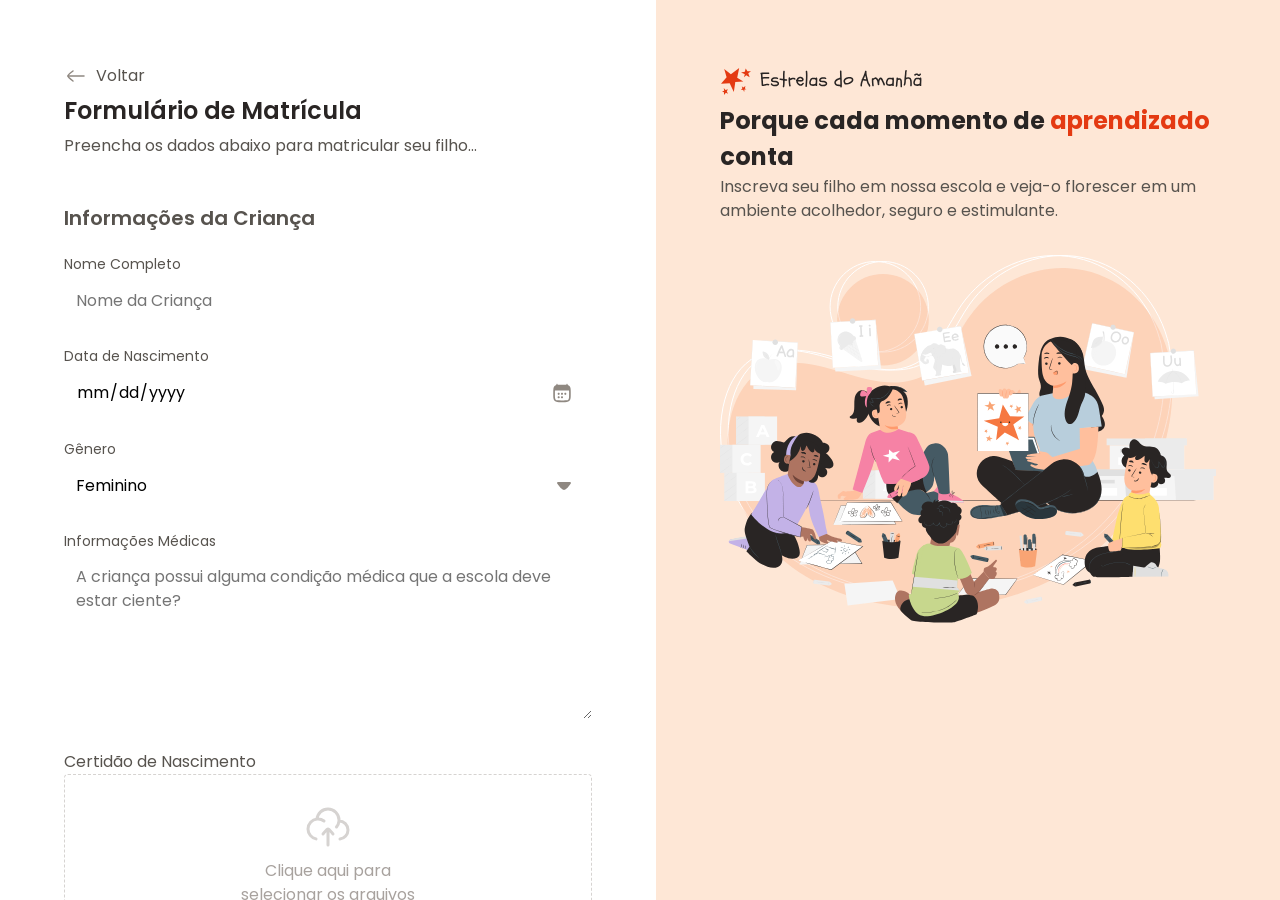
<file: FORMULARIO DE MATRICULA/index.html>
<!DOCTYPE html>
<html lang="pt-BR">
<head>
    <link rel="preconnect" href="https://fonts.googleapis.com">
    <link rel="preconnect" href="https://fonts.gstatic.com" crossorigin>
    <meta charset="UTF-8">
    <meta name="viewport" content="width=device-width, initial-scale=1.0">

    <link rel="stylesheet" href="styles/index.css">
    <link href="https://fonts.googleapis.com/css2?family=Alice&family=Archivo:ital,wght@0,100..900;1,100..900&family=Poppins:wght@400;700&family=Roboto+Condensed:ital,wght@0,100..900;1,100..900&family=Roboto:ital,wght@0,100..900;1,100..900&display=swap" rel="stylesheet">
    <title>Estrelas do Amanhã</title>

</head>
<body>
    <div id="app">
        <main>
            <div class="main-container">
                <div class="back">
                    <img src="assets/icons/arrow-left-02.svg" alt="Voltar">
                    <span>Voltar</span>
                </div>

                <div class="content">
                    <h1>Formulário de Matrícula</h1>
                    <p>Preencha os dados abaixo para matricular seu filho...</p>

                    <form method="post" enctype="multipart/form-data">
                        <fieldset class="child-info">
                            <legend>Informações da Criança</legend>

                            <div class="input-wrapper">
                                <label for="fullname">Nome Completo</label>
                                <input 
                                id="fullname"
                                type="text"
                                placeholder="Nome da Criança">
                            </div>

                            <div class="input-wrapper">
                                <label for="date">Data de Nascimento</label>
                                <input 
                                id="birth"
                                type="date"
                                lang="pt-BR">
                            </div>

                            <div class="select-wrapper">
                                <label for="gender">Gênero</label>
                                <select name="gender" id="gender">
                                    <option value="female">Feminino</option>
                                    <option value="male">Masculino</option>
                                    <option value="na">Prefiro não informar</option>
                                </select>
                            </div>
                            
                            <div class="textarea-wrapper">
                                <label for="medical-info">Informações Médicas</label>
                                <textarea id="medical-info" name="medical-info" 
                                cols="30" rows="6" placeholder="A criança possui alguma condição médica que a escola deve estar ciente?"></textarea>
                            </div>

                            <div class="droparea-wrapper">

                                <lable for="birth-file">Certidão de Nascimento</lable>

                                <div class="dropzone">
                                    <input type="file" id="birth-file" name="birth-file" accept=".pdf,.jpg,.png">
                                    
                                    <svg width="48" height="48" viewBox="0 0 48 48" fill="none" xmlns="http://www.w3.org/2000/svg">
                                    <path d="M34.9552 18.0221C34.97 18.022 34.985 18.022 35 18.022C39.9706 18.022 44 22.0588 44 27.0386C44 31.6796 40.5 35.5016 36 36M34.9552 18.0221C34.9848 17.6921 35 17.3579 35 17.0202C35 10.9339 30.0752 6 24 6C18.2465 6 13.5247 10.4253 13.0408 16.0638M34.9552 18.0221C34.7506 20.2952 33.8572 22.3692 32.4856 24.033M20.001 18.022C18.3295 16.7639 16.2516 16.0183 14 16.0183C13.6765 16.0183 13.3565 16.0337 13.0408 16.0638C7.96796 16.5475 4 20.8278 4 26.0366C4 30.8834 7.43552 34.9264 12 35.8546" stroke="#D6D3D1" stroke-width="3" stroke-linecap="round" stroke-linejoin="round"/>
                                    <path d="M24 26V42M24 26C22.5996 26 19.9831 29.9886 19 31M24 26C25.4004 26 28.017 29.9886 29 31" stroke="#D6D3D1" stroke-width="3" stroke-linecap="round" stroke-linejoin="round"/>
                                    </svg>


                                    <p>
                                    Clique aqui para <br>
                                    selecionar os arquivos
                                    </p>
                                </div>
                            </div>

                        </fieldset>

                        <fieldset class="address">
                            <legend>Endereço Residencial</legend>

                            <div class="input-wrapper">
                                <label for="cep">CEP</label>
                                <input type="text" id="cep" name="cep">
                            </div>

                            <!-- Rua e Número lado a lado -->
                            <div class="flex gap">
                                <div class="input-wrapper flex-2">
                                    <label for="street">Rua</label>
                                    <input type="text" id="street" name="street" value="Rua das Flores" disabled>
                                </div>
                                <div class="input-wrapper flex-1">
                                    <label for="number">Número</label>
                                    <input type="number" id="number" name="number" value="123" disabled>
                                </div>
                            </div>

                            <!-- Cidade e Estado lado a lado -->
                            <div class="flex gap">
                                <div class="input-wrapper flex-2">
                                    <label for="city">Cidade</label>
                                    <input type="text" id="city" name="city" value="São Paulo" disabled>
                                </div>
                                <div class="input-wrapper flex-1">
                                    <label for="estado">Estado</label>
                                    <input type="text" id="estado" name="estado" value="SP" disabled>
                                </div>
                            </div>
                        </fieldset>

                        <fieldset class="guardian">
                            <legend>Informações do Responsável</legend>
                            <div class="input-wrapper">
                                <label for="guardian-name">Nome Completo do Responsável</label>
                                <input type="text" id="guardian" name="guardian">
                                <small>Principal responsável legal e contato de emergência</small>
                            </div>

                            <div class="input-wrapper">
                                <label for="phone">Telefone</label>
                                <input type="tel" id="phone" name="phone" placeholder="(19) 9 8236-3323">
                            </div>

                            <div class="input-wrapper">
                                <label for="mail">Email</label>
                                <input type="mail" name="mail" required>
                                <div class="error">
                                    <img src="assets/icons/alert-circle.svg" alt="Icone de Alerta">
                                    <span>Por favor, insira um email válido</span>
                                </div>
                            </div>
                        </fieldset>

                        <fieldset class="enroll-options">
                            <legend>Opções de Matrícula</legend>

                            <!-- Turno -->
                            <div class="input-wrapper">
                                <label>Selecione o turno de estudo</label>
                                <div class="radio-wrapper">
                                    <div class="radio-inner">
                                        <input type="radio" class="radio" name="study-shift" value="morning" id="morning">
                                        <img src="assets/icons/sun-cloud-02.svg" alt="Manhã">
                                        <label for="morning">Manhã</label>
                                    </div>
                                    <div class="radio-inner">
                                        <input type="radio" class="radio" name="study-shift" value="evening" id="evening">
                                        <img src="assets/icons/sun-02.svg" alt="Tarde">
                                        <label for="evening">Tarde</label>
                                    </div>
                                </div>
                            </div>

                            <!-- Esporte -->
                            <div class="input-wrapper">
                                <label>Em qual esporte você gostaria de inscrever seu filho?</label>
                                <div class="radio-wrapper">
                                    <div class="radio-inner">
                                        <input type="radio" class="radio" name="sport" value="futebol" id="futebol">
                                        <img src="assets/icons/football.svg" alt="Futebol">
                                        <label for="futebol">Futebol</label>
                                    </div>
                                    <div class="radio-inner">
                                        <input type="radio" class="radio" name="sport" value="basquete" id="basquete">
                                        <img src="assets/icons/basketball-02.svg" alt="Basquete">
                                        <label for="basquete">Basquete</label>
                                    </div>
                                    <div class="radio-inner">
                                        <input type="radio" class="radio" name="sport" value="natacao" id="natacao">
                                        <img src="assets/icons/swimming.svg" alt="Natação">
                                        <label for="natacao">Natação</label>
                                    </div>
                                    <div class="radio-inner">
                                        <input type="radio" class="radio" name="sport" value="yoga" id="yoga">
                                        <img src="assets/icons/yoga-02.svg" alt="Yoga">
                                        <label for="yoga">Yoga</label>
                                    </div>
                                    <div class="radio-inner">
                                        <input type="radio" class="radio" name="sport" value="volley1" id="volley1">
                                        <img src="assets/icons/volleyball.svg" alt="Volley">
                                        <label for="volley1">Volley</label>
                                    </div>
                                    <div class="radio-inner">
                                        <input type="radio" class="radio" name="sport" value="volley2" id="volley2">
                                        <img src="assets/icons/boxing-glove-01.svg" alt="Volley">
                                        <label for="volley2">Box</label>
                                    </div>
                                </div>
                            </div>

                            <!-- Checkbox de termos -->
                            <div class="checkbox-wrapper">
                                <input type="checkbox" id="terms" name="terms" required>
                                <label for="terms">
                                    Declaro que li e concordo com os 
                                    <a href="#">Termos e Condições</a> e com a 
                                    <a href="#">Política de Privacidade</a> 
                                    da escola Estrela do Amanhã.
                                </label>
                            </div>

                            <!-- Botões -->
                            <div class="form-actions">
                                <button type="button" class="btn-secondary">Salvar respostas</button>
                                <button type="submit" class="btn-primary">Fazer matrícula</button>
                            </div>
                        </fieldset>
                    </form>
                </div>
            </div>
        </main>

        <aside>
            <div class="aside-container">
                <header>
                    <img src="assets/logo.svg" alt="Logo da escola">
                    <h1>Porque cada momento de <span>aprendizado</span> conta</h1>
                    <p>Inscreva seu filho em nossa escola e veja-o florescer em um ambiente acolhedor, seguro e estimulante.</p>
                </header>

                <img src="assets/Illustration.svg" alt="Ilustração de crianças brincando" class="illustration">
            </div>
        </aside>
    </div>
</body>
</html>
</file>
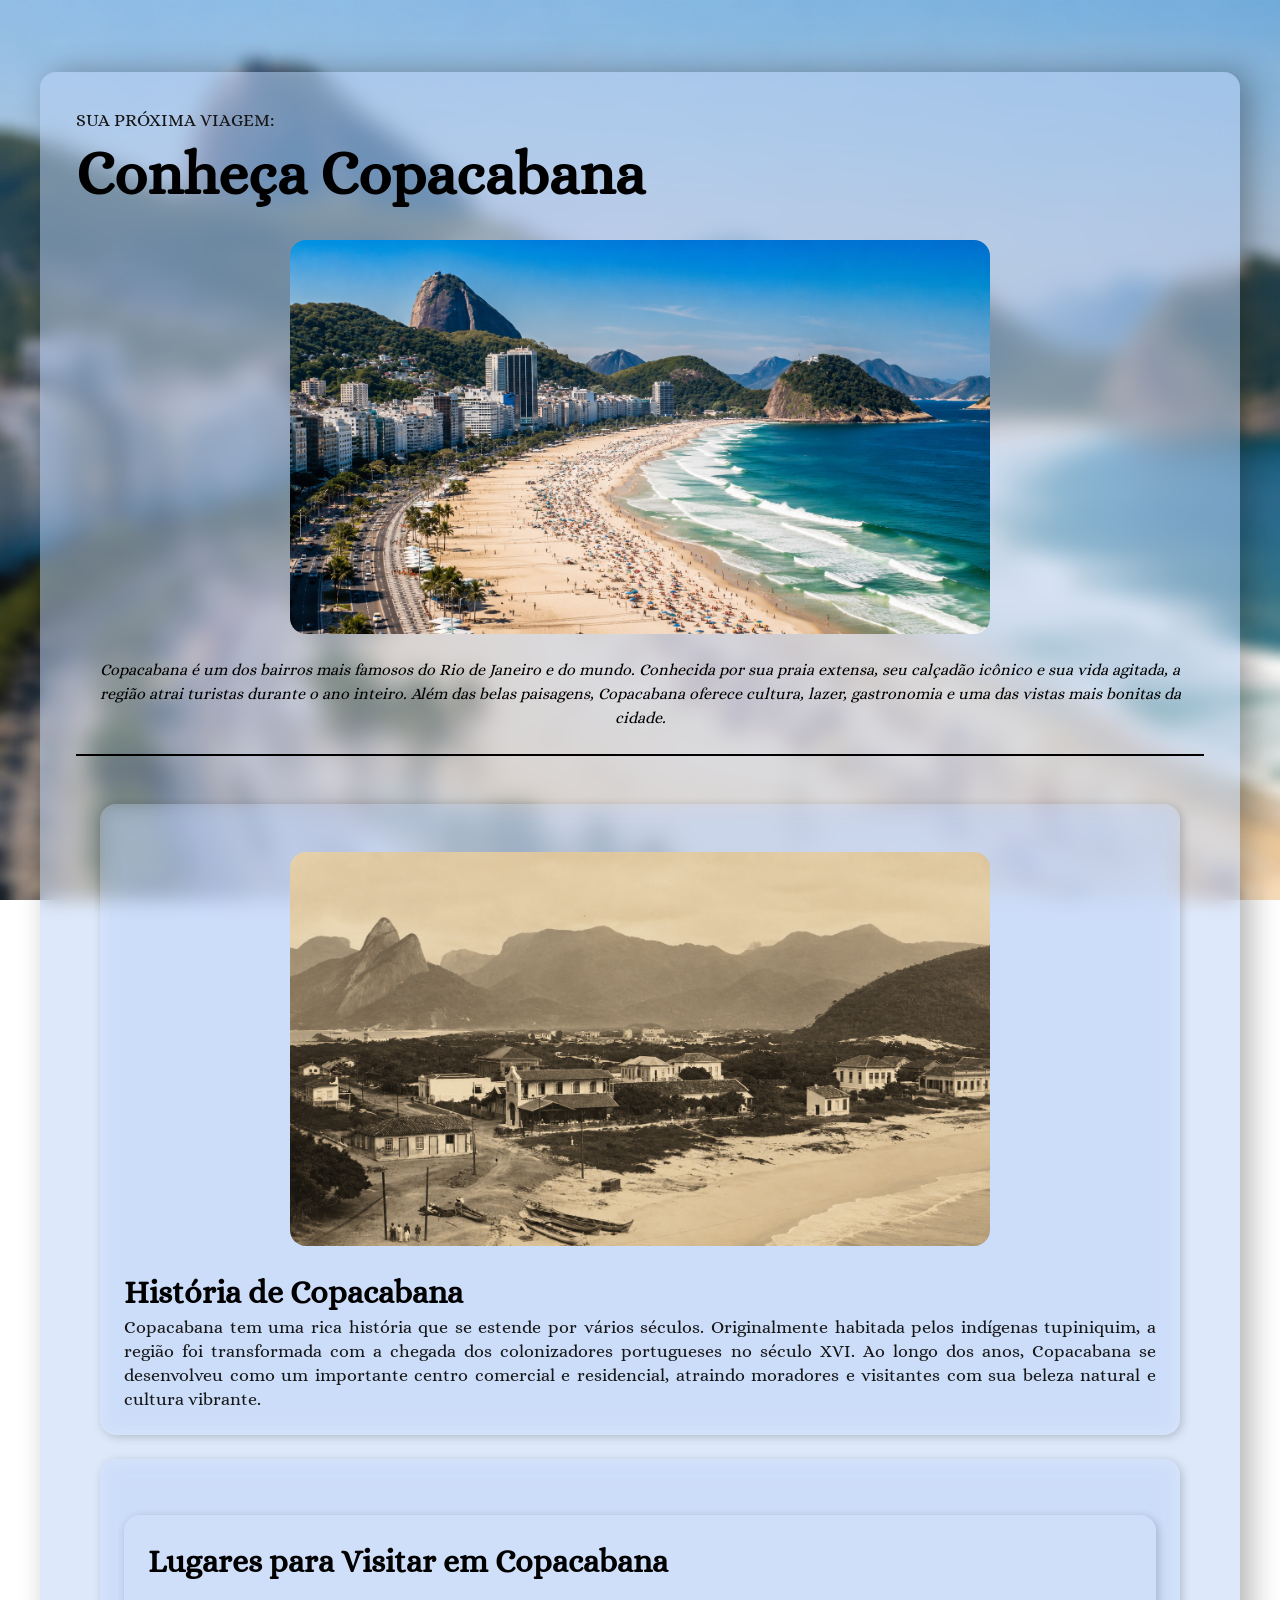
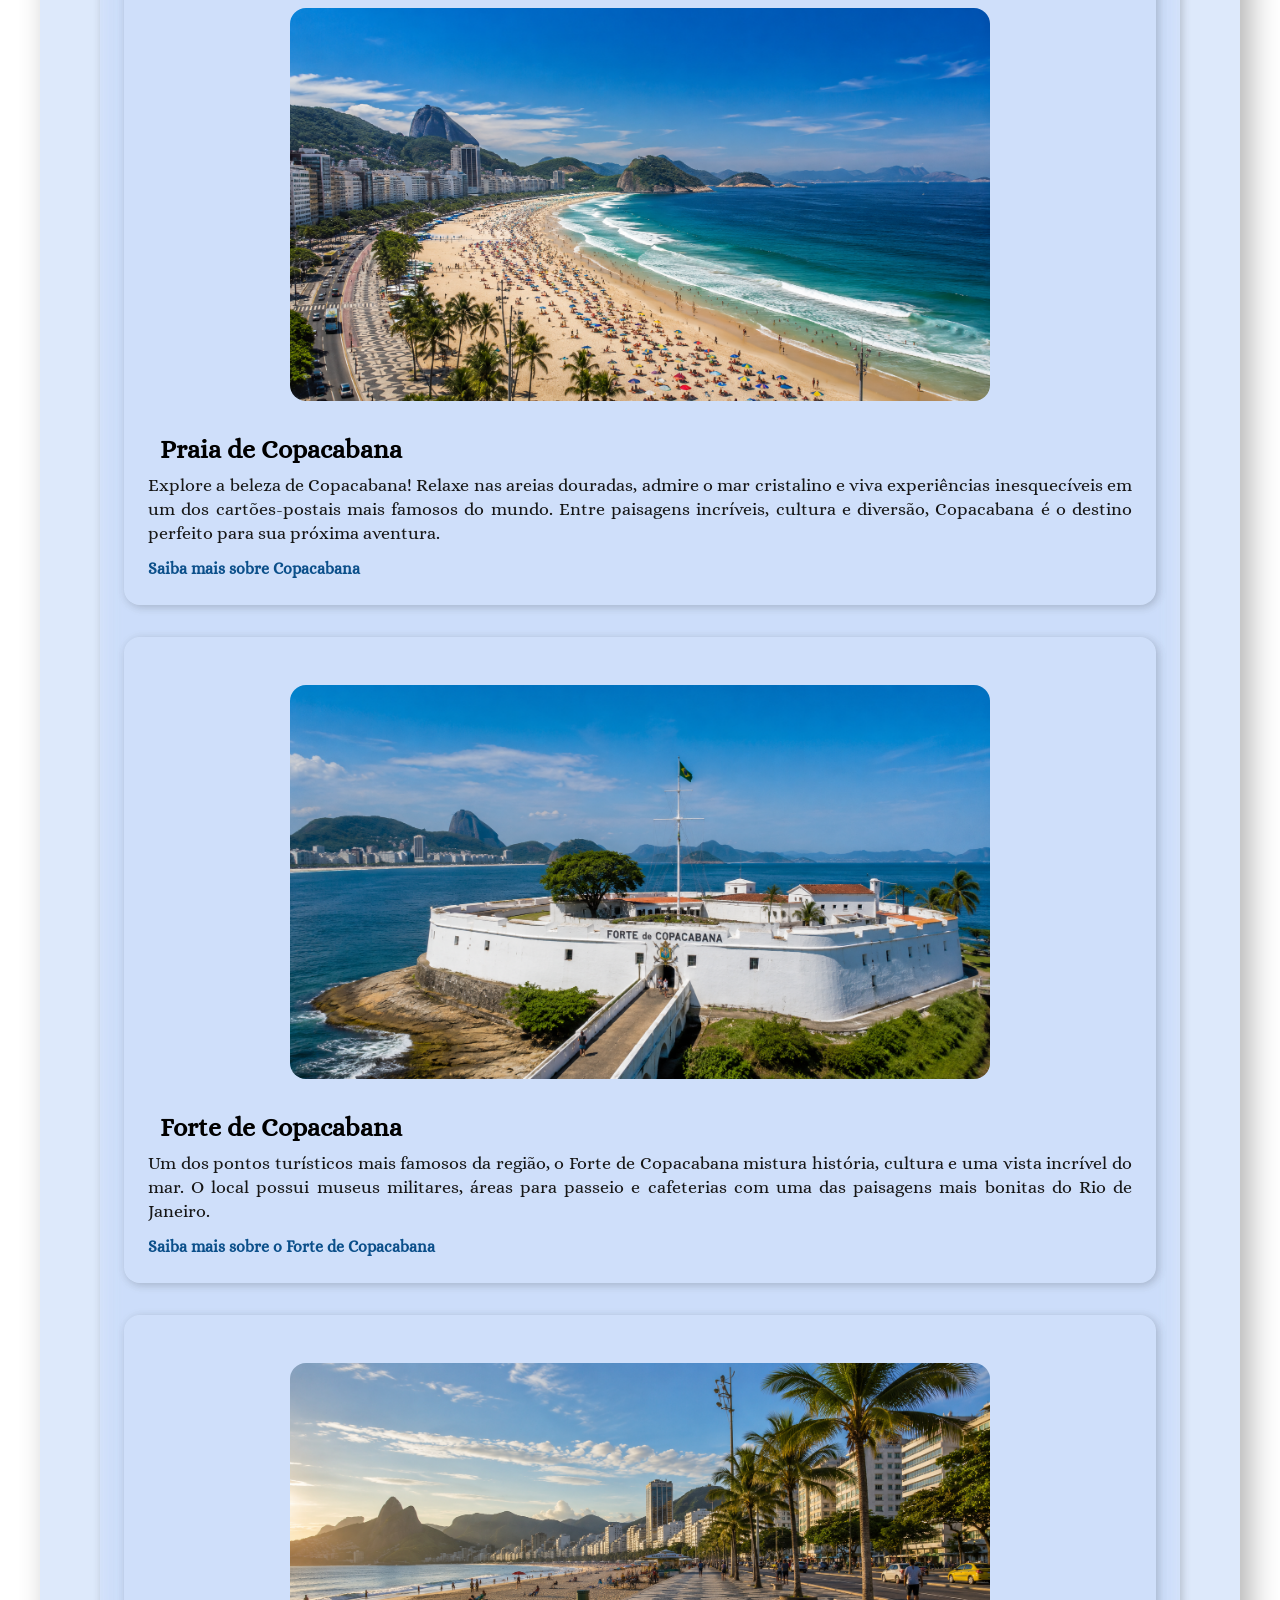
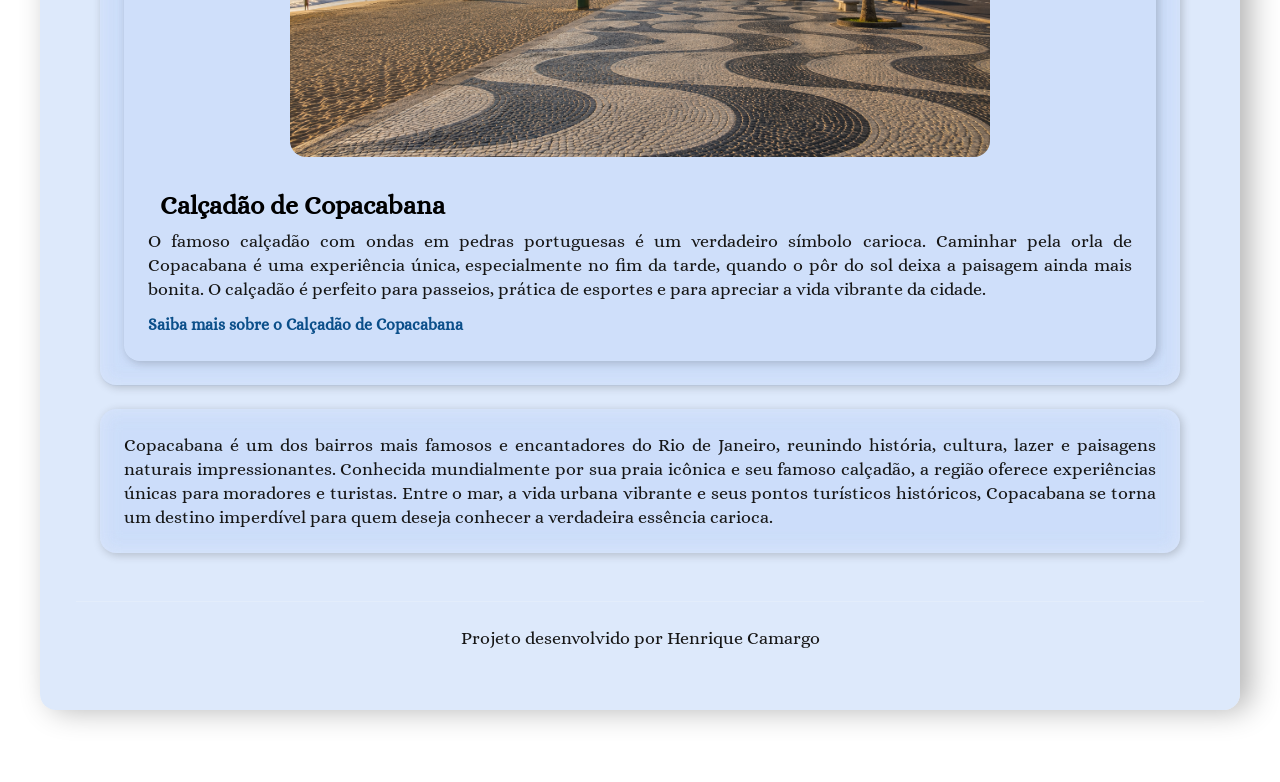
<file: LOCAL TURISTICO/index.html>
<!DOCTYPE html>
<html lang="pt-BR">
<head>
    <meta charset="UTF-8">
    <meta name="viewport" content="width=device-width, initial-scale=1.0">
    <link rel="stylesheet" href="style.css">
         <link rel="preconnect" href="https://fonts.googleapis.com">
        <link rel="preconnect" href="https://fonts.gstatic.com" crossorigin>
        <link href="https://fonts.googleapis.com/css2?family=Alice&display=swap" rel="stylesheet">
    <title>Local Turístico</title>
</head>
<body>
    <div id="page">
        <header>
            <figure>
            <p>SUA PRÓXIMA VIAGEM:</p>
            <h1>Conheça Copacabana</h1>
        <img src="praia.png" alt="Imagem de Copacabana, Rio de Janeiro">
            <figcaption>Copacabana é um dos bairros mais famosos do Rio de Janeiro e do mundo. Conhecida por sua praia extensa, seu calçadão icônico e sua vida agitada, a região atrai turistas durante o ano inteiro. Além das belas paisagens, Copacabana oferece cultura, lazer, gastronomia e uma das vistas mais bonitas da cidade.</figcaption>
            </figure>
        </header>
        <hr>
        <main>
            <section id="história">
                <img src="antigamente.png" alt="Copacabana antigamente">
                <h2>História de Copacabana</h2>
                <p>Copacabana tem uma rica história que se estende por vários séculos. Originalmente habitada pelos indígenas tupiniquim, a região foi transformada com a chegada dos colonizadores portugueses no século XVI. Ao longo dos anos, Copacabana se desenvolveu como um importante centro comercial e residencial, atraindo moradores e visitantes com sua beleza natural e cultura vibrante.</p>
            </section>
            <section id="lugares">
                <article>
                    <h2>Lugares para Visitar em Copacabana</h2>
                    <img src="lugar.png" alt="Praia de Copacabana">
                    <h3>Praia de Copacabana</h3>
                    <p>Explore a beleza de Copacabana! Relaxe nas areias douradas, admire o mar cristalino e viva experiências inesquecíveis em um dos cartões-postais mais famosos do mundo. Entre paisagens incríveis, cultura e diversão, Copacabana é o destino perfeito para sua próxima aventura.</p>
                    <a href="https://pt.wikipedia.org/wiki/Copacabana" target="_blank">Saiba mais sobre Copacabana</a>
                </article>
                
                <article>
                    <img src="forte.png" alt="Forte de Copacabana">
                    <h3>Forte de Copacabana</h3>
                    <p>Um dos pontos turísticos mais famosos da região, o Forte de Copacabana mistura história, cultura e uma vista incrível do mar. O local possui museus militares, áreas para passeio e cafeterias com uma das paisagens mais bonitas do Rio de Janeiro.</p>
                    <a href="https://pt.wikipedia.org/wiki/Forte_de_Copacabana" target="_blank">Saiba mais sobre o Forte de Copacabana</a>
                </article>

                <article>
                    <img src="calçadao.png" alt="Calçadao de Copacabana">
                    <h3>Calçadão de Copacabana</h3>
                    <p>O famoso calçadão com ondas em pedras portuguesas é um verdadeiro símbolo carioca. Caminhar pela orla de Copacabana é uma experiência única, especialmente no fim da tarde, quando o pôr do sol deixa a paisagem ainda mais bonita. O calçadão é perfeito para passeios, prática de esportes e para apreciar a vida vibrante da cidade.</p>
                    <a href="https://pt.wikipedia.org/wiki/Cal%C3%A7ad%C3%A3o_de_Copacabana" target="_blank">Saiba mais sobre o Calçadão de Copacabana</a>
                </article>
            </section>
            <section id="finalizacao">
                <p>Copacabana é um dos bairros mais famosos e encantadores do Rio de Janeiro, reunindo história, cultura, lazer e paisagens naturais impressionantes. Conhecida mundialmente por sua praia icônica e seu famoso calçadão, a região oferece experiências únicas para moradores e turistas. Entre o mar, a vida urbana vibrante e seus pontos turísticos históricos, Copacabana se torna um destino imperdível para quem deseja conhecer a verdadeira essência carioca.</p>
            </section>
        </main>
    <footer>
        <p>Projeto desenvolvido por Henrique Camargo</p>
    </footer>
    </div>

</body>
</html>
</file>
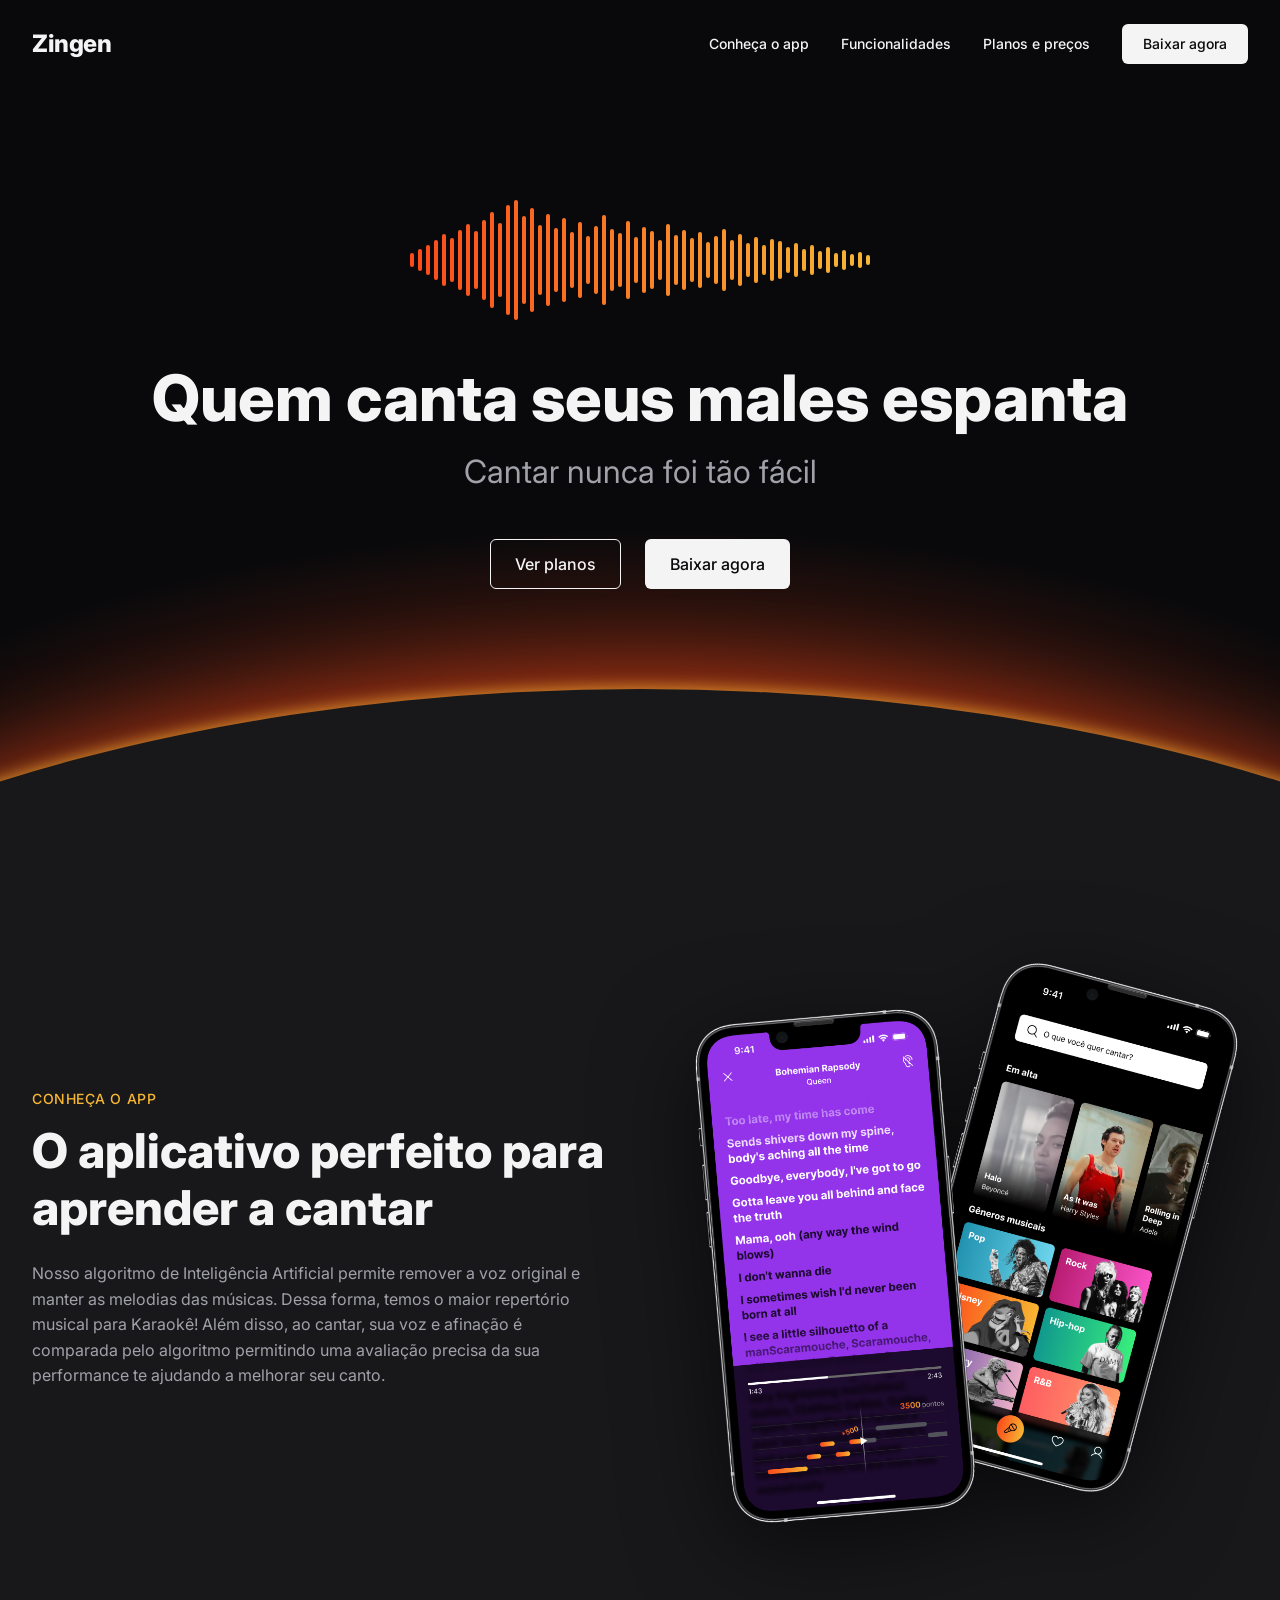
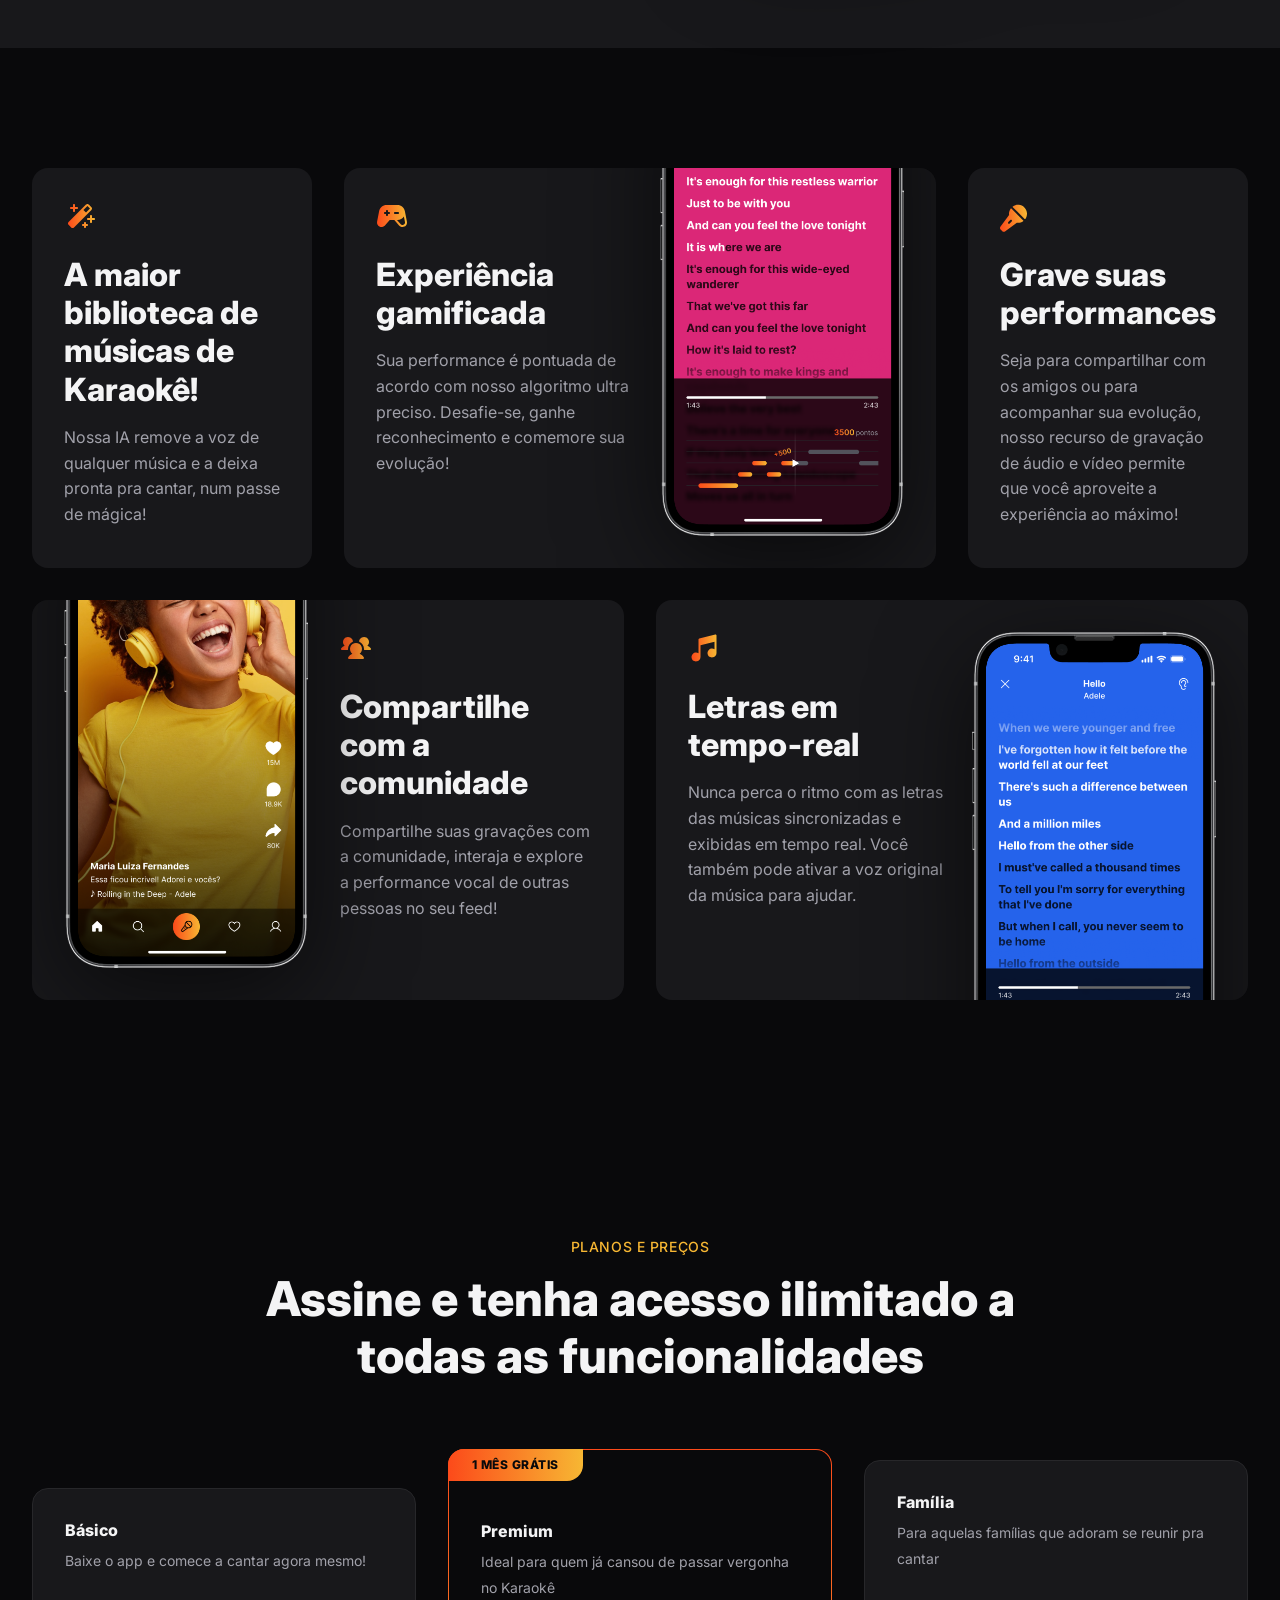
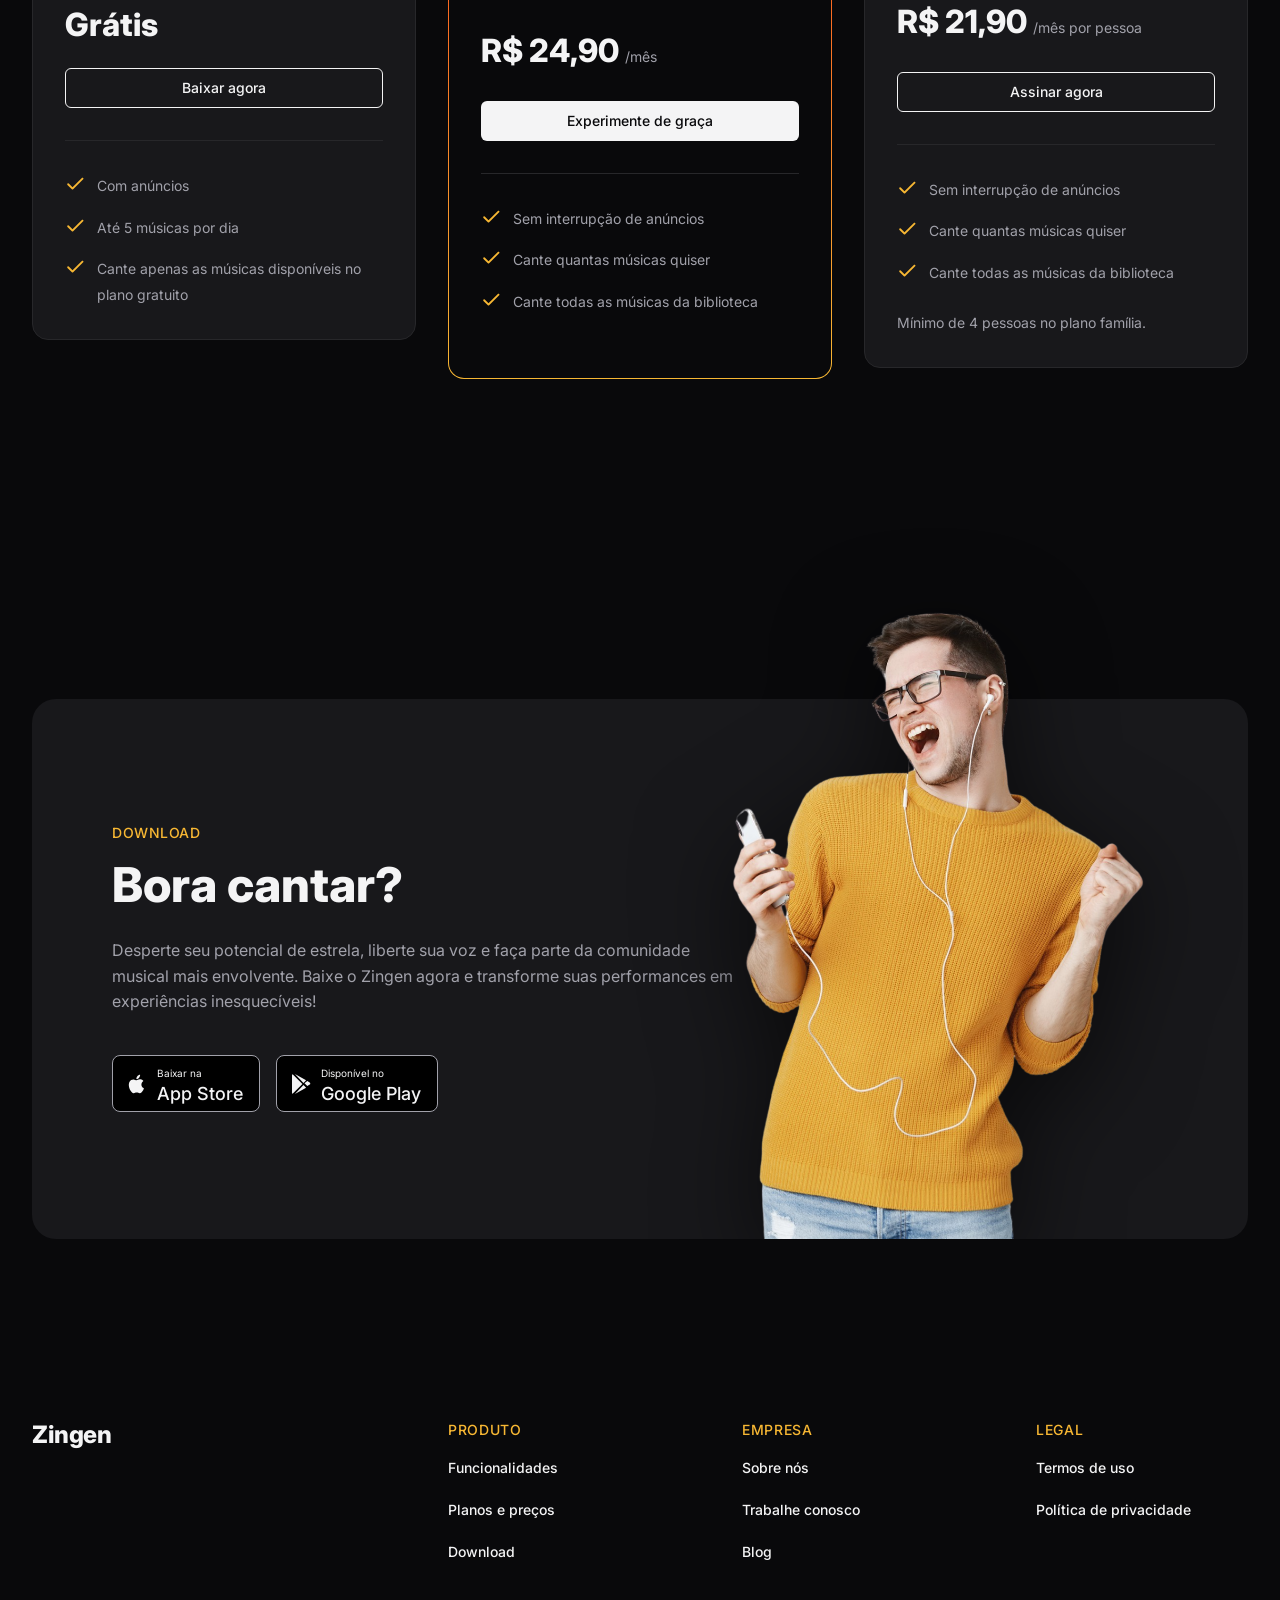
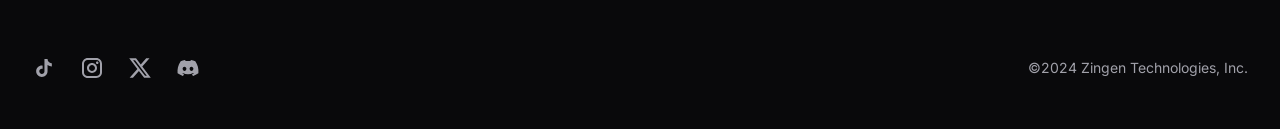
<file: LP PRODUTO/index.html>
<!DOCTYPE html>
<html lang="pt-BR">
<head>
  <meta charset="UTF-8">
  <meta name="viewport" content="width=device-width, initial-scale=1.0">
  <meta name="description" content="Zingen, o aplicativo de karaokê com inteligência artificial para aprender a cantar.">
  <title>Zingen | Quem canta seus males espanta</title>
  <link rel="stylesheet" href="css/global.css">
  <link rel="stylesheet" href="css/utility.css">
  <link rel="stylesheet" href="css/index.css">
  <link rel="stylesheet" href="css/header.css">
  <link rel="stylesheet" href="css/sections.css">
  <link rel="stylesheet" href="css/responsive.css">
</head>
<body>
  <header class="header">
    <div class="container header-content">
      <a href="#inicio" class="logo">Zingen</a>

      <nav class="nav" aria-label="Navegação principal">
        <ul class="nav-list">
          <li><a href="#app" class="nav-link">Conheça o app</a></li>
          <li><a href="#funcionalidades" class="nav-link">Funcionalidades</a></li>
          <li><a href="#planos" class="nav-link">Planos e preços</a></li>
        </ul>
        <a href="#download" class="btn btn-primary">Baixar agora</a>
      </nav>
    </div>
  </header>

  <main>
    <section class="hero" id="inicio">
      <div class="container hero-content">
        <img src="assets/waveform.svg" alt="" class="hero-wave" width="460" height="120">
        <h1>Quem canta seus males espanta</h1>
        <p class="hero-subtitle">Cantar nunca foi tão fácil</p>
        <div class="hero-actions">
          <a href="#planos" class="btn btn-secondary btn-lg">Ver planos</a>
          <a href="#download" class="btn btn-primary btn-lg">Baixar agora</a>
        </div>
      </div>
    </section>

    <section class="app section" id="app">
      <div class="container app-content">
        <div class="app-text">
          <span class="eyebrow">Conheça o app</span>
          <h2>O aplicativo perfeito para aprender a cantar</h2>
          <p class="text-secondary">Nosso algoritmo de Inteligência Artificial permite remover a voz original e manter as melodias das músicas. Dessa forma, temos o maior repertório musical para Karaokê! Além disso, ao cantar, sua voz e afinação é comparada pelo algoritmo permitindo uma avaliação precisa da sua performance te ajudando a melhorar seu canto.</p>
        </div>
        <img src="assets/App%20mockups.png" alt="Telas do app Zingen mostrando a letra de Bohemian Rhapsody e a busca de músicas" class="app-mockup" width="1088" height="1116">
      </div>
    </section>

    <section class="features section" id="funcionalidades" aria-label="Funcionalidades">
      <div class="container features-grid">
        <article class="feature-card feature-library">
          <img src="assets/MagicWand.svg" alt="" class="feature-icon" width="32" height="32">
          <h3>A maior biblioteca de músicas de Karaokê!</h3>
          <p class="text-secondary">Nossa IA remove a voz de qualquer música e a deixa pronta pra cantar, num passe de mágica!</p>
        </article>

        <article class="feature-card feature-game">
          <div class="feature-text">
            <img src="assets/GameController.svg" alt="" class="feature-icon" width="32" height="32">
            <h3>Experiência gamificada</h3>
            <p class="text-secondary">Sua performance é pontuada de acordo com nosso algoritmo ultra preciso. Desafie-se, ganhe reconhecimento e comemore sua evolução!</p>
          </div>
          <img src="assets/Tela%202.png" alt="Tela do app com a pontuação da performance" class="feature-phone" width="480" height="972">
        </article>

        <article class="feature-card feature-record">
          <img src="assets/MicrophoneStage.svg" alt="" class="feature-icon" width="32" height="32">
          <h3>Grave suas performances</h3>
          <p class="text-secondary">Seja para compartilhar com os amigos ou para acompanhar sua evolução, nosso recurso de gravação de áudio e vídeo permite que você aproveite a experiência ao máximo!</p>
        </article>

        <article class="feature-card feature-community">
          <img src="assets/Tela%201.png" alt="Feed da comunidade com a gravação de uma usuária" class="feature-phone" width="480" height="972">
          <div class="feature-text">
            <img src="assets/UsersThree.svg" alt="" class="feature-icon" width="32" height="32">
            <h3>Compartilhe com a comunidade</h3>
            <p class="text-secondary">Compartilhe suas gravações com a comunidade, interaja e explore a performance vocal de outras pessoas no seu feed!</p>
          </div>
        </article>

        <article class="feature-card feature-lyrics">
          <div class="feature-text">
            <img src="assets/MusicNotes.svg" alt="" class="feature-icon" width="32" height="32">
            <h3>Letras em tempo&#8209;real</h3>
            <p class="text-secondary">Nunca perca o ritmo com as letras das músicas sincronizadas e exibidas em tempo real. Você também pode ativar a voz original da música para ajudar.</p>
          </div>
          <img src="assets/Tela%203.png" alt="Tela do app com a letra sincronizada de Hello" class="feature-phone" width="480" height="972">
        </article>
      </div>
    </section>

    <section class="pricing section" id="planos">
      <div class="container">
        <header class="section-header">
          <span class="eyebrow">Planos e preços</span>
          <h2>Assine e tenha acesso ilimitado a todas as funcionalidades</h2>
        </header>

        <div class="pricing-grid">
          <article class="plan-card">
            <h3 class="plan-name">Básico</h3>
            <p class="plan-description">Baixe o app e comece a cantar agora mesmo!</p>
            <p class="plan-price">Grátis</p>
            <a href="#download" class="btn btn-secondary btn-block">Baixar agora</a>
            <ul class="plan-list">
              <li>Com anúncios</li>
              <li>Até 5 músicas por dia</li>
              <li>Cante apenas as músicas disponíveis no plano gratuito</li>
            </ul>
          </article>

          <article class="plan-card plan-featured">
            <span class="plan-badge">1 mês grátis</span>
            <h3 class="plan-name">Premium</h3>
            <p class="plan-description">Ideal para quem já cansou de passar vergonha no Karaokê</p>
            <p class="plan-price">R$ 24,90 <span class="plan-period">/mês</span></p>
            <a href="#download" class="btn btn-primary btn-block">Experimente de graça</a>
            <ul class="plan-list">
              <li>Sem interrupção de anúncios</li>
              <li>Cante quantas músicas quiser</li>
              <li>Cante todas as músicas da biblioteca</li>
            </ul>
          </article>

          <article class="plan-card">
            <h3 class="plan-name">Família</h3>
            <p class="plan-description">Para aquelas famílias que adoram se reunir pra cantar</p>
            <p class="plan-price">R$ 21,90 <span class="plan-period">/mês por pessoa</span></p>
            <a href="#download" class="btn btn-secondary btn-block">Assinar agora</a>
            <ul class="plan-list">
              <li>Sem interrupção de anúncios</li>
              <li>Cante quantas músicas quiser</li>
              <li>Cante todas as músicas da biblioteca</li>
            </ul>
            <p class="plan-note">Mínimo de 4 pessoas no plano família.</p>
          </article>
        </div>
      </div>
    </section>

    <section class="download section" id="download">
      <div class="container">
        <div class="download-card">
          <div class="download-text">
            <span class="eyebrow">Download</span>
            <h2>Bora cantar?</h2>
            <p class="text-secondary">Desperte seu potencial de estrela, liberte sua voz e faça parte da comunidade musical mais envolvente. Baixe o Zingen agora e transforme suas performances em experiências inesquecíveis!</p>
            <div class="store-buttons">
              <a href="https://www.apple.com/br/app-store/" class="store-button" target="_blank" rel="noopener">
                <img src="assets/apple.svg" alt="" width="24" height="24">
                <span><small>Baixar na</small> App Store</span>
              </a>
              <a href="https://play.google.com/store" class="store-button" target="_blank" rel="noopener">
                <img src="assets/google-play.svg" alt="" width="24" height="24">
                <span><small>Disponível no</small> Google Play</span>
              </a>
            </div>
          </div>
          <img src="assets/rapaz-ouvindo-musica-com-fones-de-ouvido-e-cantando-no-aplicativo-de-karaoke-removebg%201.png" alt="Rapaz com fones de ouvido cantando animado" class="download-image" width="932" height="1254">
        </div>
      </div>
    </section>
  </main>

  <footer class="footer">
    <div class="container">
      <div class="footer-top">
        <a href="#inicio" class="logo">Zingen</a>

        <nav class="footer-column" aria-label="Produto">
          <span class="eyebrow">Produto</span>
          <ul>
            <li><a href="#funcionalidades" class="nav-link">Funcionalidades</a></li>
            <li><a href="#planos" class="nav-link">Planos e preços</a></li>
            <li><a href="#download" class="nav-link">Download</a></li>
          </ul>
        </nav>

        <div class="footer-column">
          <span class="eyebrow">Empresa</span>
          <ul>
            <li>Sobre nós</li>
            <li>Trabalhe conosco</li>
            <li>Blog</li>
          </ul>
        </div>

        <div class="footer-column">
          <span class="eyebrow">Legal</span>
          <ul>
            <li>Termos de uso</li>
            <li>Política de privacidade</li>
          </ul>
        </div>
      </div>

      <div class="footer-bottom">
        <svg class="sr-only" aria-hidden="true" focusable="false"><defs><linearGradient id="brand-gradient" x1="0" y1="0" x2="1" y2="1"><stop offset="0" stop-color="#FC4A1A"/><stop offset="1" stop-color="#F7B733"/></linearGradient></defs></svg>
        <ul class="social-list">
          <li><a href="https://www.tiktok.com/" class="social-link" target="_blank" rel="noopener" aria-label="TikTok"><svg width="24" height="24" viewBox="0 0 24 24" aria-hidden="true"><path d="M16.6 5.82C15.9165 5.03962 15.5397 4.03743 15.54 3H12.45V15.4C12.4262 16.071 12.1429 16.7066 11.6598 17.1729C11.1767 17.6393 10.5315 17.8999 9.86003 17.9C8.44003 17.9 7.26003 16.74 7.26003 15.3C7.26003 13.58 8.92003 12.29 10.63 12.82V9.66C7.18003 9.2 4.16003 11.88 4.16003 15.3C4.16003 18.63 6.92003 21 9.85003 21C12.99 21 15.54 18.45 15.54 15.3V9.01C16.793 9.90985 18.2974 10.3926 19.84 10.39V7.3C19.84 7.3 17.96 7.39 16.6 5.82Z"/></svg></a></li>
          <li><a href="https://www.instagram.com/" class="social-link" target="_blank" rel="noopener" aria-label="Instagram"><svg width="24" height="24" viewBox="0 0 24 24" aria-hidden="true"><path d="M7.8 2H16.2C19.4 2 22 4.6 22 7.8V16.2C22 17.7383 21.3889 19.2135 20.3012 20.3012C19.2135 21.3889 17.7383 22 16.2 22H7.8C4.6 22 2 19.4 2 16.2V7.8C2 6.26174 2.61107 4.78649 3.69878 3.69878C4.78649 2.61107 6.26174 2 7.8 2ZM7.6 4C6.64522 4 5.72955 4.37928 5.05442 5.05442C4.37928 5.72955 4 6.64522 4 7.6V16.4C4 18.39 5.61 20 7.6 20H16.4C17.3548 20 18.2705 19.6207 18.9456 18.9456C19.6207 18.2705 20 17.3548 20 16.4V7.6C20 5.61 18.39 4 16.4 4H7.6ZM17.25 5.5C17.5815 5.5 17.8995 5.6317 18.1339 5.86612C18.3683 6.10054 18.5 6.41848 18.5 6.75C18.5 7.08152 18.3683 7.39946 18.1339 7.63388C17.8995 7.8683 17.5815 8 17.25 8C16.9185 8 16.6005 7.8683 16.3661 7.63388C16.1317 7.39946 16 7.08152 16 6.75C16 6.41848 16.1317 6.10054 16.3661 5.86612C16.6005 5.6317 16.9185 5.5 17.25 5.5ZM12 7C13.3261 7 14.5979 7.52678 15.5355 8.46447C16.4732 9.40215 17 10.6739 17 12C17 13.3261 16.4732 14.5979 15.5355 15.5355C14.5979 16.4732 13.3261 17 12 17C10.6739 17 9.40215 16.4732 8.46447 15.5355C7.52678 14.5979 7 13.3261 7 12C7 10.6739 7.52678 9.40215 8.46447 8.46447C9.40215 7.52678 10.6739 7 12 7ZM12 9C11.2044 9 10.4413 9.31607 9.87868 9.87868C9.31607 10.4413 9 11.2044 9 12C9 12.7956 9.31607 13.5587 9.87868 14.1213C10.4413 14.6839 11.2044 15 12 15C12.7956 15 13.5587 14.6839 14.1213 14.1213C14.6839 13.5587 15 12.7956 15 12C15 11.2044 14.6839 10.4413 14.1213 9.87868C13.5587 9.31607 12.7956 9 12 9Z"/></svg></a></li>
          <li><a href="https://x.com/" class="social-link" target="_blank" rel="noopener" aria-label="X"><svg width="24" height="24" viewBox="0 0 24 24" aria-hidden="true"><path d="M18.205 2.25H21.513L14.286 10.51L22.788 21.75H16.13L10.916 14.933L4.94997 21.75H1.63997L9.36997 12.915L1.21497 2.25H8.03997L12.753 8.481L18.205 2.25ZM17.044 19.77H18.877L7.04497 4.126H5.07797L17.044 19.77Z"/></svg></a></li>
          <li><a href="https://discord.com/" class="social-link" target="_blank" rel="noopener" aria-label="Discord"><svg width="24" height="24" viewBox="0 0 24 24" aria-hidden="true"><path d="M19.27 5.33005C17.94 4.71005 16.5 4.26005 15 4.00005C14.9868 3.99963 14.9738 4.00209 14.9617 4.00728C14.9496 4.01246 14.9388 4.02023 14.93 4.03005C14.75 4.36005 14.54 4.79005 14.4 5.12005C12.809 4.88005 11.191 4.88005 9.6 5.12005C9.46 4.78005 9.25 4.36005 9.06 4.03005C9.05 4.01005 9.02 4.00005 8.99 4.00005C7.49 4.26005 6.06 4.71005 4.72 5.33005C4.71 5.33005 4.7 5.34005 4.69 5.35005C1.97 9.42005 1.22 13.38 1.59 17.3C1.59 17.32 1.6 17.34 1.62 17.35C3.42 18.67 5.15 19.47 6.86 20C6.89 20.01 6.91999 20 6.93 19.98C7.33 19.43 7.69 18.85 8 18.24C8.02 18.2 8 18.16 7.96 18.15C7.39 17.93 6.85 17.67 6.32 17.37C6.28 17.35 6.27999 17.29 6.31 17.26C6.42 17.18 6.52999 17.09 6.64 17.01C6.66 16.99 6.69 16.99 6.71 17C10.15 18.57 13.86 18.57 17.26 17C17.28 16.99 17.31 16.99 17.33 17.01C17.44 17.1 17.55 17.18 17.66 17.27C17.7 17.3 17.7 17.36 17.65 17.38C17.13 17.69 16.58 17.94 16.01 18.16C15.97 18.17 15.96 18.22 15.97 18.25C16.29 18.86 16.65 19.44 17.04 19.99C17.07 20 17.1 20.01 17.13 20C18.85 19.47 20.58 18.67 22.38 17.35C22.4 17.34 22.41 17.32 22.41 17.3C22.85 12.77 21.68 8.84005 19.31 5.35005C19.3 5.34005 19.29 5.33005 19.27 5.33005ZM8.52 14.91C7.49 14.91 6.63 13.96 6.63 12.79C6.63 11.62 7.47 10.67 8.52 10.67C9.58 10.67 10.42 11.63 10.41 12.79C10.41 13.96 9.57 14.91 8.52 14.91ZM15.49 14.91C14.46 14.91 13.6 13.96 13.6 12.79C13.6 11.62 14.44 10.67 15.49 10.67C16.55 10.67 17.39 11.63 17.38 12.79C17.38 13.96 16.55 14.91 15.49 14.91Z"/></svg></a></li>
        </ul>
        <p class="copyright">©2024 Zingen Technologies, Inc.</p>
      </div>
    </div>
  </footer>
</body>
</html>
</file>
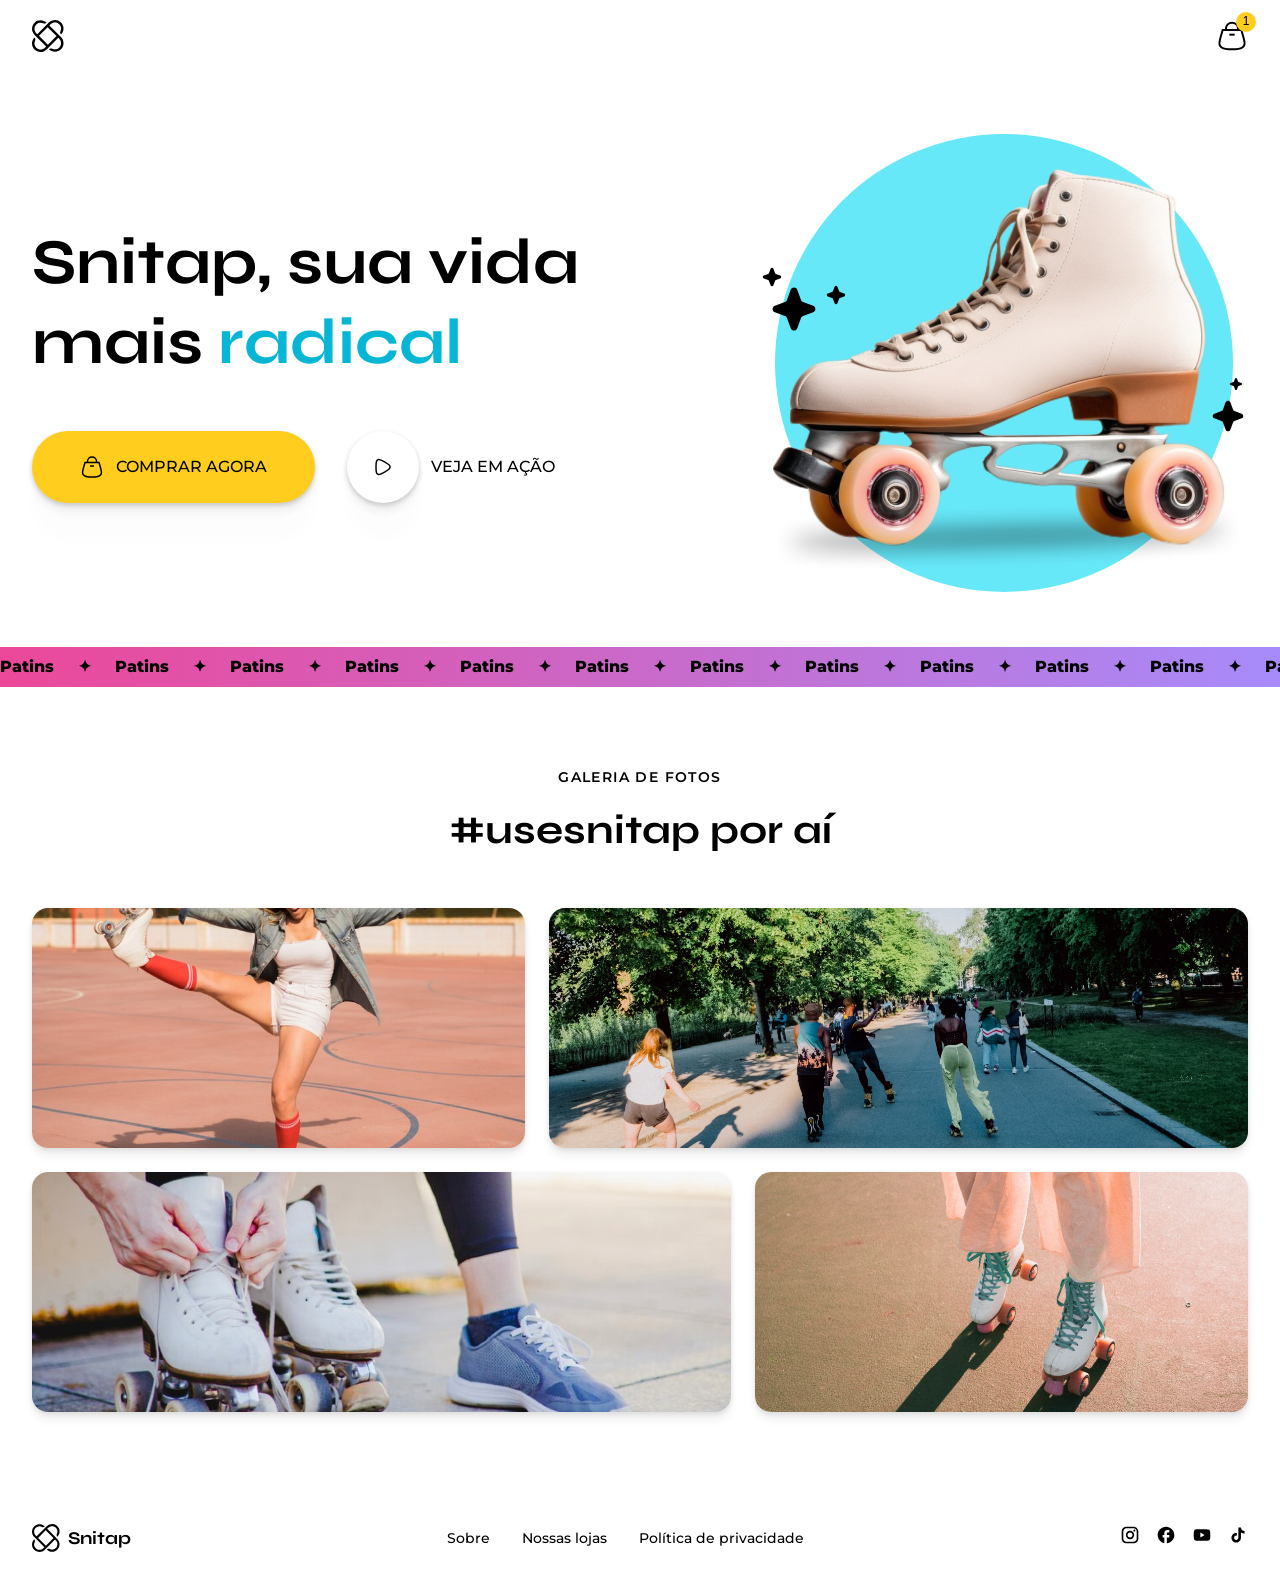
<file: LP-PATINS/index.html>
<!DOCTYPE html>
<html lang="pt-BR">
<head>
    <link rel="preconnect" href="https://fonts.googleapis.com">
    <link rel="preconnect" href="https://fonts.gstatic.com" crossorigin>
    <link href="https://fonts.googleapis.com/css2?family=Montserrat:wght@500&family=Syne:wght@700&display=swap" rel="stylesheet">
    
    <meta charset="UTF-8">
    <meta name="viewport" content="width=device-width, initial-scale=1.0">
    <title>Snitap Patins</title>

    <link rel="stylesheet" href="styles/index.css">
</head>
<body>
    <header>
        <a href="#">
            <img src="assets/logo.svg" alt="Logo da Loja">
        </a>
        <a href="#">
            <img src="assets/icons/shopping-bag-01.svg" alt="Carrinho de Compras">
            <span>1</span>
        </a>
    </header>

    <section class="hero">
        <div>
            <h1>Snitap, sua vida mais
            <div>
                <span>radical</span>
                <span>divertida</span>
                <span>saudável</span>
                <span>radical</span>
            </div>
            </h1>

            <div class="buttons">
                <a href="#" class="button buy shadow">
                    <img src="assets/icons/shopping-bag-01.svg" alt=""> COMPRAR AGORA
                </a>

                <a href="#" class="button play">
                    <span class="shadow">
                    <img src="assets/icons/play.svg" alt="">
                    </span>
                    VEJA EM AÇÃO
                </a>
            </div>
        </div>

        <div>
            <div class="content">
                <img src="assets/hero/Ellipse.svg" alt="">
                <img src="assets/images/patins-image.png" alt="">
                <img src="assets/hero/stars-1.svg" alt="">
                <img src="assets/hero/stars-2.svg" alt="">
            </div>
        </div>
    </section>

    <section class="banner">
        <div class="scroller">
            <div class="rolling">
            <ul class="rolling-list">
                <li>Patins</li><li>✦</li>
                <li>Patins</li><li>✦</li>
                <li>Patins</li><li>✦</li>
                <li>Patins</li><li>✦</li>
                <li>Patins</li><li>✦</li>
                <li>Patins</li><li>✦</li>
                <li>Patins</li><li>✦</li>
                <li>Patins</li><li>✦</li>
            </ul>
            <ul class="rolling-list" aria-hidden="true">
                <li>Patins</li><li>✦</li>
                <li>Patins</li><li>✦</li>
                <li>Patins</li><li>✦</li>
                <li>Patins</li><li>✦</li>
                <li>Patins</li><li>✦</li>
                <li>Patins</li><li>✦</li>
                <li>Patins</li><li>✦</li>
                <li>Patins</li><li>✦</li>
            </ul>
            </div>
        </div>
    </section>

    <section class="gallery">
        <div class="title">
            <p>Galeria de fotos</p>
            <h2>#usesnitap por aí</h2>
        </div>

        <div class="images">
            <a href="#">
                <img src="assets/images/01.png" alt="Mulher patinando em uma quadra">
            </a>
            <a href="#">
                <img src="assets/images/02.png" alt="Grupo de pessoas patinando em um parque">
            </a>
            <a href="#">
                <img src="assets/images/03.png" alt="Pessoa amarrando o cadarço do patins">
            </a>
            <a href="#">
                <img src="assets/images/04.png" alt="Pernas de uma pessoa sobre patins">
            </a>
        </div>
    </section>

    <footer>
        <a href="#" class="logo">
            <img src="assets/logo.svg" alt="">
            Snitap
        </a>

        <nav>
            <a href="#">Sobre</a>
            <a href="#">Nossas lojas</a>
            <a href="#">Política de privacidade</a>
        </nav>

        <div class="social">
            <a href="#"><img src="assets/icons/instagram.svg" alt="Instagram"></a>
            <a href="#"><img src="assets/icons/facebook.svg" alt="Facebook"></a>
            <a href="#"><img src="assets/icons/youtube.svg" alt="YouTube"></a>
            <a href="#"><img src="assets/icons/tiktok.svg" alt="TikTok"></a>
        </div>
    </footer>
</body>
</html>
</file>
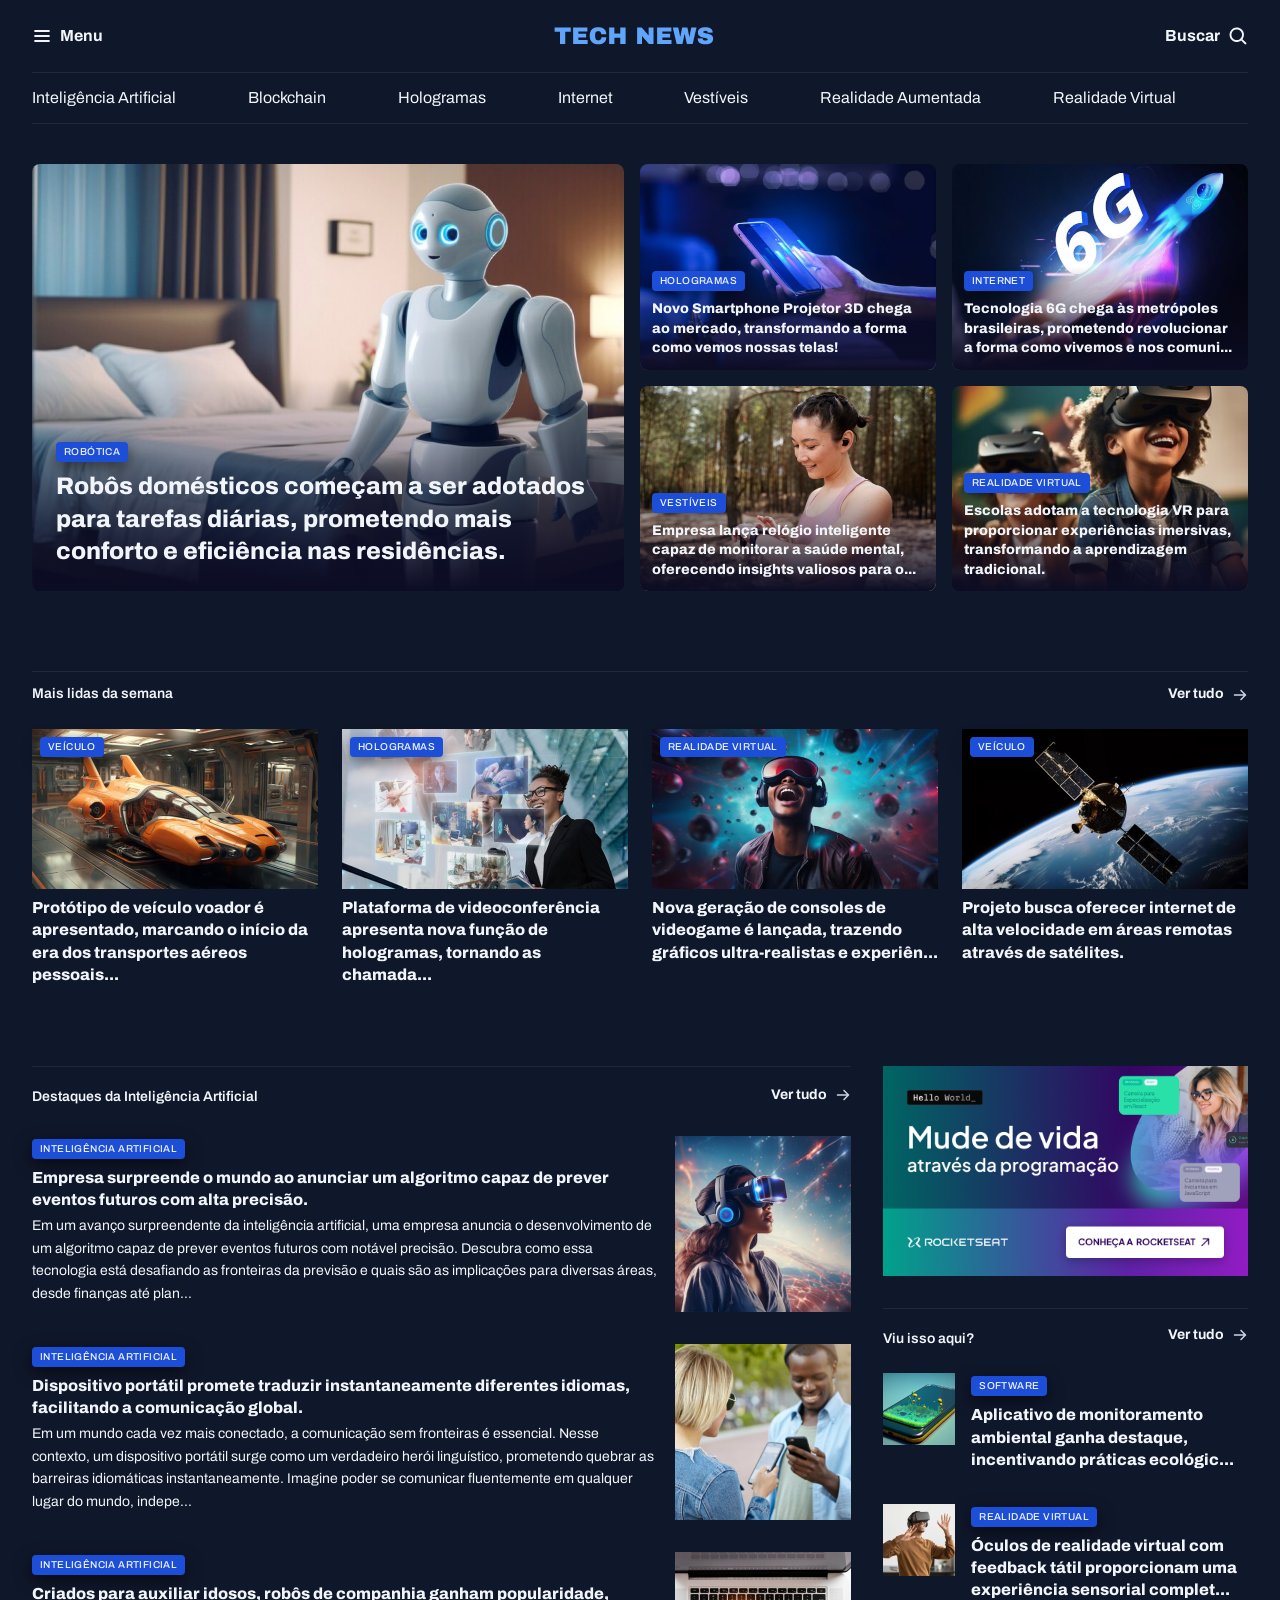
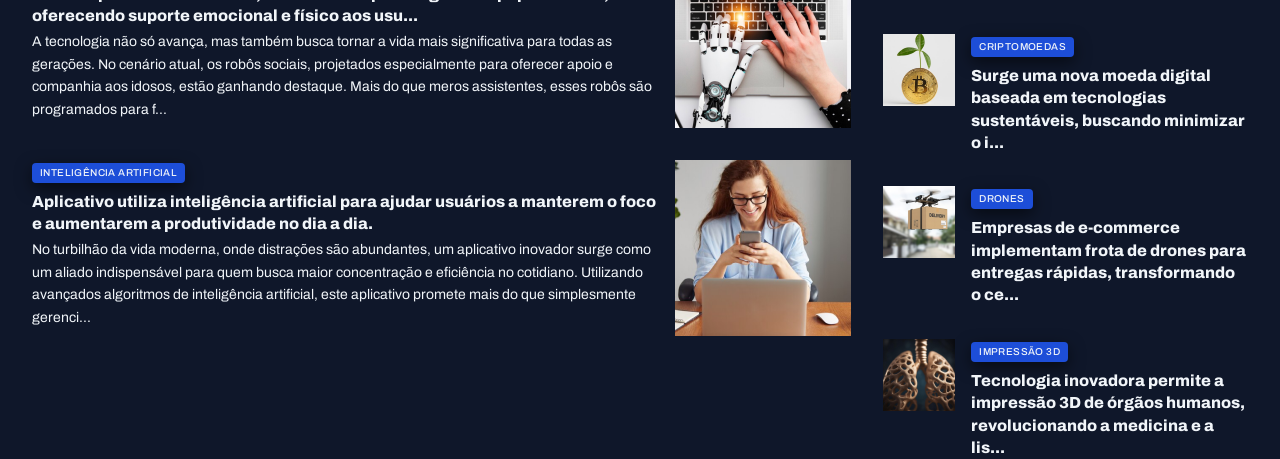
<file: PORTAL-DE-NOTICIA/index.html>
<!DOCTYPE html>
<html lang="pt-BR">
<head>
    <link rel="preconnect" href="https://fonts.googleapis.com">
    <link rel="preconnect" href="https://fonts.gstatic.com" crossorigin>

    <meta charset="UTF-8">
    <meta name="viewport" content="width=device-width, initial-scale=1.0">
    <link rel="stylesheet" href="styles/index.css">

    <link href="https://fonts.googleapis.com/css2?family=Alice&family=Archivo:ital,wght@0,100..900;1,100..900&family=Poppins:wght@400;700&display=swap" rel="stylesheet">
    <title>Portal De Notícias</title>
</head>
<body>
    <header class="container">
        <nav id="primary" class="grid grid-flow-col">
            <div>
                <img src="assets/Icons/List.svg" alt="Icone de Menu">
                <strong>Menu</strong>
            </div>
        
            <div>
                <img src="assets/Logo.png" alt="Logo do Portal de Notícias">
            </div>

            <div>
                <strong>Buscar</strong>
                <img src="assets/Icons/MagnifyingGlass.svg" alt="Icone de Lupa">
            </div>
        </nav>

        <nav id="secondary" class="grid grid-flow-col">
            <a href="#">Inteligência Artificial</a>
            <a href="#">Blockchain</a>
            <a href="#">Hologramas</a>
            <a href="#">Internet</a>
            <a href="#">Vestíveis</a>
            <a href="#">Realidade Aumentada</a>
            <a href="#">Realidade Virtual</a>
        </nav>
    </header>

    <main class="grid container">
        <section id="featured" class="grid grid-flow-col gap-16">
            <figure class="card"> 
                <img src="assets/images/Image 01.png" alt="">
                <figcaption>
                    <span class="content-tag">robótica</span>
                    <h2 class="text-2xl">
                        Robôs domésticos começam a ser adotados para tarefas diárias, prometendo mais conforto e eficiência nas residências.
                    </h2>
                </figcaption>
            </figure>

            <div class="grid grid-cols-2 gap-16">
                <figure class="card">
                    <img src="assets/images/Image 02.png" alt="Novo Smartphone Projetor 3D chega ao mercado, transformando a forma como vemos nossas telas!">

                    <figcaption>
                    <span class="content-tag">hologramas</span>
                    <h2 class="text-lg">
                        Novo Smartphone Projetor 3D chega ao mercado, transformando a forma como vemos nossas telas!
                    </h2>
                </figcaption>
                </figure>

                <figure class="card"> 
                    <img src="assets/images/Image 03.png" alt="Tecnologia 6G chega às metrópoles brasileiras, prometendo revolucionar a forma como vivemos e nos comunicamos.">
                     <figcaption>
                    <span class="content-tag">internet</span>
                    <h2 class="text-lg">
                        Tecnologia 6G chega às metrópoles brasileiras, prometendo revolucionar a forma como vivemos e nos comuni...
                    </h2>
                </figcaption>
                </figure>

                <figure class="card"> 
                    <img src="assets/images/Image 04.png" alt="Empresa lança relógio inteligente capaz de monitorar a saúde mental, oferecendo insights valiosos para o bem-estar pessoal.">
                    <figcaption>
                    <span class="content-tag">Vestíveis</span>
                    <h2 class="text-lg">
                    Empresa lança relógio inteligente capaz de monitorar a saúde mental, oferecendo insights valiosos para o...
                    </h2>
                </figcaption>
                </figure>
                
                <figure class="card"> 
                    <img src="assets/images/Image 05.png" alt="Escolas adotam a tecnologia VR para proporcionar experiências imersivas, transformando a aprendizagem">
                    <figcaption>
                    <span class="content-tag">Realidade Virtual</span>
                    <h2 class="text-lg">
                    Escolas adotam a tecnologia VR para proporcionar experiências imersivas, transformando a aprendizagem tradicional.
                    </h2>
                </figcaption>
                </figure>
            </div>
        </section>

        <section id="weekly">
            <header>
                <h3>Mais lidas da semana</h3>
                <a href="#" class="grid grid-flow-col">
                    <strong>Ver tudo</strong>
                    <span></span>
                </a>
            </header>
            <div class="grid gap-16">
                <figure>
                    <span class="content-tag">veículo</span>
                    <img src="assets/images/Image 06.png" alt="Carro autônomo da Tesla atinge novo marco, completando 1 milhão de milhas sem intervenção humana.">
                    <p>
                        Protótipo de veículo voador é apresentado, marcando o início da era dos transportes aéreos pessoais...
                    </p>
                </figure>

                    <figure>
                    <span class="content-tag">hologramas</span>
                    <img src="assets/images/Image 07.png" alt="Carro autônomo da Tesla atinge novo marco, completando 1 milhão de milhas sem intervenção humana.">
                    <p>
                        Plataforma de videoconferência apresenta nova função de hologramas, tornando as chamada...
                    </p>
                </figure>

                <figure>
                    <span class="content-tag">realidade virtual</span>
                    <img src="assets/images/Image 08.png" alt="Carro autônomo da Tesla atinge novo marco, completando 1 milhão de milhas sem intervenção humana.">
                    <p>
                        Nova geração de consoles de videogame é lançada, trazendo gráficos ultra-realistas e experiên...
                    </p>
                </figure>

                <figure>
                    <span class="content-tag">veículo</span>
                    <img src="assets/images/Image 09.png" alt="Carro autônomo da Tesla atinge novo marco, completando 1 milhão de milhas sem intervenção humana.">
                    <p>
                        Projeto busca oferecer internet de alta velocidade em áreas remotas através de satélites.
                    </p>
                </figure>
            </div>
        </section>

        <section id="ai">
            <header class="grid grid-flow-col"> 
                <h3>Destaques da Inteligência Artificial</h3>
                <a href="#" class="grid grid-flow-col">
                    <strong>Ver tudo</strong>
                    <span></span>
                </a>
            </header>

            <div class="grid gap-32">
                <article class="grid grid-flow-col gap-16">
                    <div> 
                        <span class="content-tag">Inteligência Artificial</span>
                        <h3 class="text-xl">
                            Empresa surpreende o mundo ao anunciar um algoritmo capaz de prever eventos futuros com alta precisão.
                        </h3>
                        <p class="text-sm">
                            Em um avanço surpreendente da inteligência artificial, uma empresa anuncia o desenvolvimento de um algoritmo capaz de prever eventos futuros com notável precisão. Descubra como essa tecnologia está desafiando as fronteiras da previsão e quais são as implicações para diversas áreas, desde finanças até plan...
                        </p>
                    </div>
                    <div> 
                        <img src="assets/images/Image 10.png" alt="Ilustração: algoritmo de IA que prevê eventos futuros">
                    </div>
                </article>

                <article class="grid grid-flow-col gap-16">
                    <div> 
                        <span class="content-tag">Inteligência Artificial</span>
                        <h3 class="text-xl">
                            Dispositivo portátil promete traduzir instantaneamente diferentes idiomas, facilitando a comunicação global.
                        </h3>
                        <p class="text-sm">
                            Em um mundo cada vez mais conectado, a comunicação sem fronteiras é essencial. Nesse contexto, um dispositivo portátil surge como um verdadeiro herói linguístico, prometendo quebrar as barreiras idiomáticas instantaneamente. Imagine poder se comunicar fluentemente em qualquer lugar do mundo, indepe...
                        </p>
                    </div>
                    <div> 
                        <img src="assets/images/Image 11.png" alt="Ilustração: dispositivo portátil que traduz idiomas em tempo real">
                    </div>
                </article>

                <article class="grid grid-flow-col gap-16">
                    <div> 
                        <span class="content-tag">Inteligência Artificial</span>
                        <h3 class="text-xl">
                            Criados para auxiliar idosos, robôs de companhia ganham popularidade, oferecendo suporte emocional e físico aos usu...
                        </h3>
                        <p class="text-sm">
                            A tecnologia não só avança, mas também busca tornar a vida mais significativa para todas as gerações. No cenário atual, os robôs sociais, projetados especialmente para oferecer apoio e companhia aos idosos, estão ganhando destaque. Mais do que meros assistentes, esses robôs são programados para f...
                        </p>
                    </div>
                    <div> 
                        <img src="assets/images/Image 12.png" alt="Ilustração: robô de companhia para auxiliar idosos">
                    </div>
                </article>

                <article class="grid grid-flow-col gap-16">
                    <div> 
                        <span class="content-tag">Inteligência Artificial</span>
                        <h3 class="text-xl">
                            Aplicativo utiliza inteligência artificial para ajudar usuários a manterem o foco e aumentarem a produtividade no dia a dia.
                        </h3>
                        <p class="text-sm">
                            No turbilhão da vida moderna, onde distrações são abundantes, um aplicativo inovador surge como um aliado indispensável para quem busca maior concentração e eficiência no cotidiano. Utilizando avançados algoritmos de inteligência artificial, este aplicativo promete mais do que simplesmente gerenci...
                        </p>
                    </div>
                    <div> 
                        <img src="assets/images/Image 13.png" alt="Ilustração: aplicativo de IA para foco e produtividade">
                    </div>
                </article>
            </div>
        </section>

        <aside>
            <div id="ads">
                <img src="assets/Ads.png" alt="Anúncio Publicitário">
            </div>

            <section id="more"> 
            <header class="grid grid-flow-col"> 
                <h3>Viu isso aqui?</h3>
                <a href="#" class="grid grid-flow-col">
                    <strong>Ver tudo</strong>
                    <span></span>
                </a>
            </header>

            <div class="grid gap-32">
                <article class="grid grid-flow-col gap-16">
                    <div> 
                        <img src="assets/images/Image 14.png" alt="Aplicativo de monitoramento ambiental ganha destaque, incentivando práticas ecológicas e pro...">
                    </div>
                    <div> 
                        <span class="content-tag">software</span>
                        <h3 class="text-xl">
                            Aplicativo de monitoramento ambiental ganha destaque, incentivando práticas ecológic...
                        </h3>
                    </div>
                </article>

                <article class="grid grid-flow-col gap-16">
                    <div> 
                        <img src="assets/images/Image 15.png" alt="Óculos de realidade virtual com feedback tátil proporcionam uma experiência sensorial complet...">
                    </div>
                    <div> 
                        <span class="content-tag">realidade virtual</span>
                        <h3 class="text-xl">
                            Óculos de realidade virtual com feedback tátil proporcionam uma experiência sensorial complet...
                        </h3>
                    </div>
                </article>

                <article class="grid grid-flow-col gap-16">
                    <div> 
                        <img src="assets/images/Image 16.png" alt="Surge uma nova moeda digital baseada em tecnologias sustentáveis, buscando minimizar o i...">
                    </div>
                    <div> 
                        <span class="content-tag">criptomoedas</span>
                        <h3 class="text-xl">
                            Surge uma nova moeda digital baseada em tecnologias sustentáveis, buscando minimizar o i...
                        </h3>
                    </div>
                </article>

                <article class="grid grid-flow-col gap-16">
                    <div> 
                        <img src="assets/images/Image 17.png" alt="Empresas de e-commerce implementam frota de drones para entregas rápidas, transformando o ce...">
                    </div>
                    <div> 
                        <span class="content-tag">drones</span>
                        <h3 class="text-xl">
                            Empresas de e-commerce implementam frota de drones para entregas rápidas, transformando o ce...
                        </h3>
                    </div>
                </article>

                <article class="grid grid-flow-col gap-16">
                    <div> 
                        <img src="assets/images/Image 18.png" alt="Tecnologia inovadora permite a impressão 3D de órgãos humanos, revolucionando a medicina e a lis......">
                    </div>
                    <div> 
                        <span class="content-tag">impressão 3D</span>
                        <h3 class="text-xl">
                            Tecnologia inovadora permite a impressão 3D de órgãos humanos, revolucionando a medicina e a lis...
                        </h3>
                    </div>
                </article>
            </div>
            </section>
        </aside>
    </main>
</body>
</html>
</file>
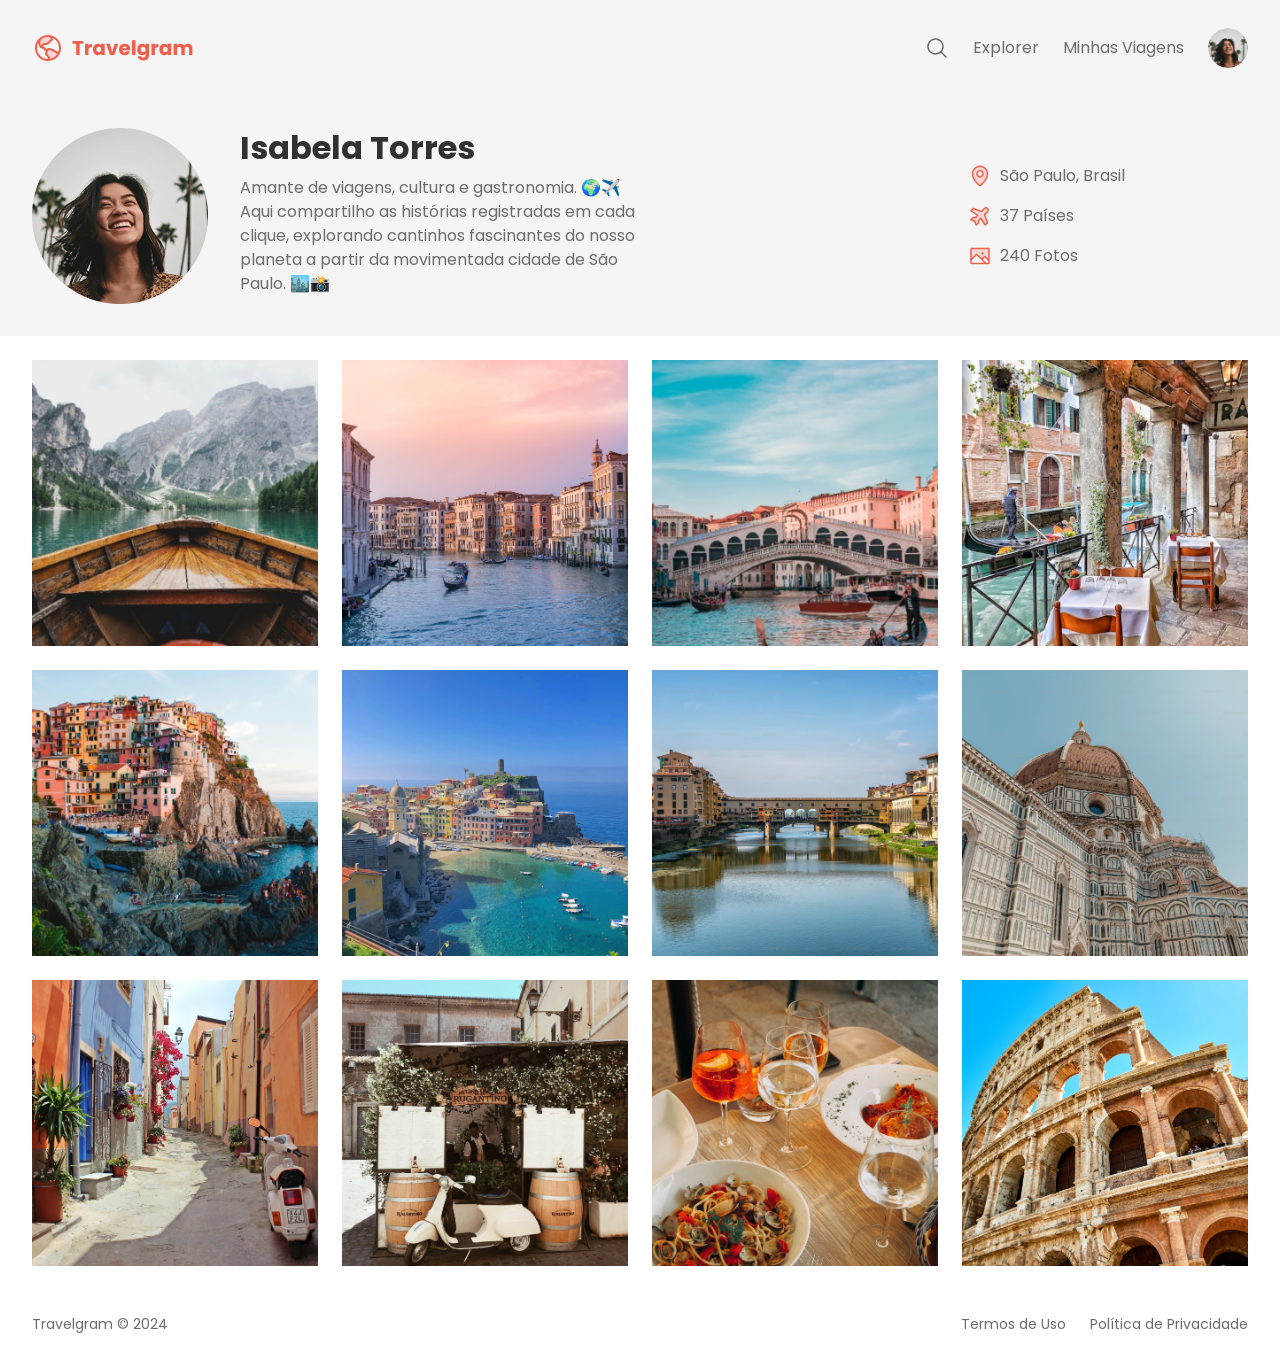
<file: PROJETO TRAVELGRAM/index.html>
<!DOCTYPE html>
<html lang="pt-BR">
<head>
    <link rel="preconnect" href="https://fonts.googleapis.com">
    <link rel="preconnect" href="https://fonts.gstatic.com" crossorigin>
    <meta charset="UTF-8">
    <meta name="viewport" content="width=device-width, initial-scale=1.0">
    <title>Travelgram</title>
    <link rel="stylesheet" href="styles/index.css">
    <link href="https://fonts.googleapis.com/css2?family=Poppins:wght@400;700&display=swap" rel="stylesheet">
</head>
<body>
    <div class="bg-surface-color">
        <nav class="container"> 
            <a href="#" id="Logo">
                <img src="Logo.svg" alt="Logo do Travelgram">
            </a>
            
            <ul>
                <li>
                    <a href="#">
                        <img src="assets/icons/MagnifyingGlass.svg" alt="Ícone de Lupa">
                    </a>
                </li>
                <li><a href="#">Explorer</a></li>
                <li><a href="#">Minhas Viagens</a></li>
                <li><a href="#">
                    <img src="assets/images/Profile pic.png" alt="Ícone de Isabela Torres"></a>
                </li>
            </ul>
        </nav>

        <header> 
            <div class="container">
                    <div id="profile">
                        <img src="assets/images/Profile pic.png" alt="Foto de Perfil de Isabela Torres">
                    <div>
                        <h1>Isabela Torres</h1>
                        <p>Amante de viagens, cultura e gastronomia. 🌍✈️ <br>
                        Aqui compartilho as histórias registradas em cada clique, explorando cantinhos fascinantes do nosso planeta a partir da movimentada cidade de São Paulo. 🏙️📸
                    </p>
                </div>
            </div>
                    <ul id="info">
                    <li>
                        <img src="assets/icons/MapPin.svg" alt="Ícone de Localização">
                        <span>São Paulo, Brasil</span>
                    </li>
                    <li>
                        <img src="assets/icons/AirplaneTilt.svg" alt="Ícone de Avião">
                        <span>37 Países</span>
                    </li>
                    <li>
                        <img src="assets/icons/Image.svg" alt="Ícone de Imagem">
                        <span>240 Fotos</span>
                    </li>
                    </ul>
        </header>
    </div>
    
    <main class="container">  
        <img src="assets/images/Image 01.png" alt="Foto de Viagem 1">
        <img src="assets/images/Image 02.png" alt="Foto de Viagem 2">
        <img src="assets/images/Image 03.png" alt="Foto de Viagem 3">
        <img src="assets/images/Image 04.png" alt="Foto de Viagem 4">
        <img src="assets/images/Image 05.png" alt="Foto de Viagem 5">
        <img src="assets/images/Image 06.png" alt="Foto de Viagem 6">
        <img src="assets/images/Image 07.png" alt="Foto de Viagem 7">
        <img src="assets/images/Image 08.png" alt="Foto de Viagem 8">
        <img src="assets/images/Image 09.png" alt="Foto de Viagem 9">
        <img src="assets/images/Image 10.png" alt="Foto de Viagem 10">
        <img src="assets/images/Image 11.png" alt="Foto de Viagem 11">
        <img src="assets/images/Image 12.png" alt="Foto de Viagem 12">
    </main>
    <footer class="container">
        <span>
            Travelgram &copy; 2024
        </span>
        <span>
            Termos de Uso
        </span>
        <span>
            Política de Privacidade
        </span>
    </footer>
</body>
</html>
</file>
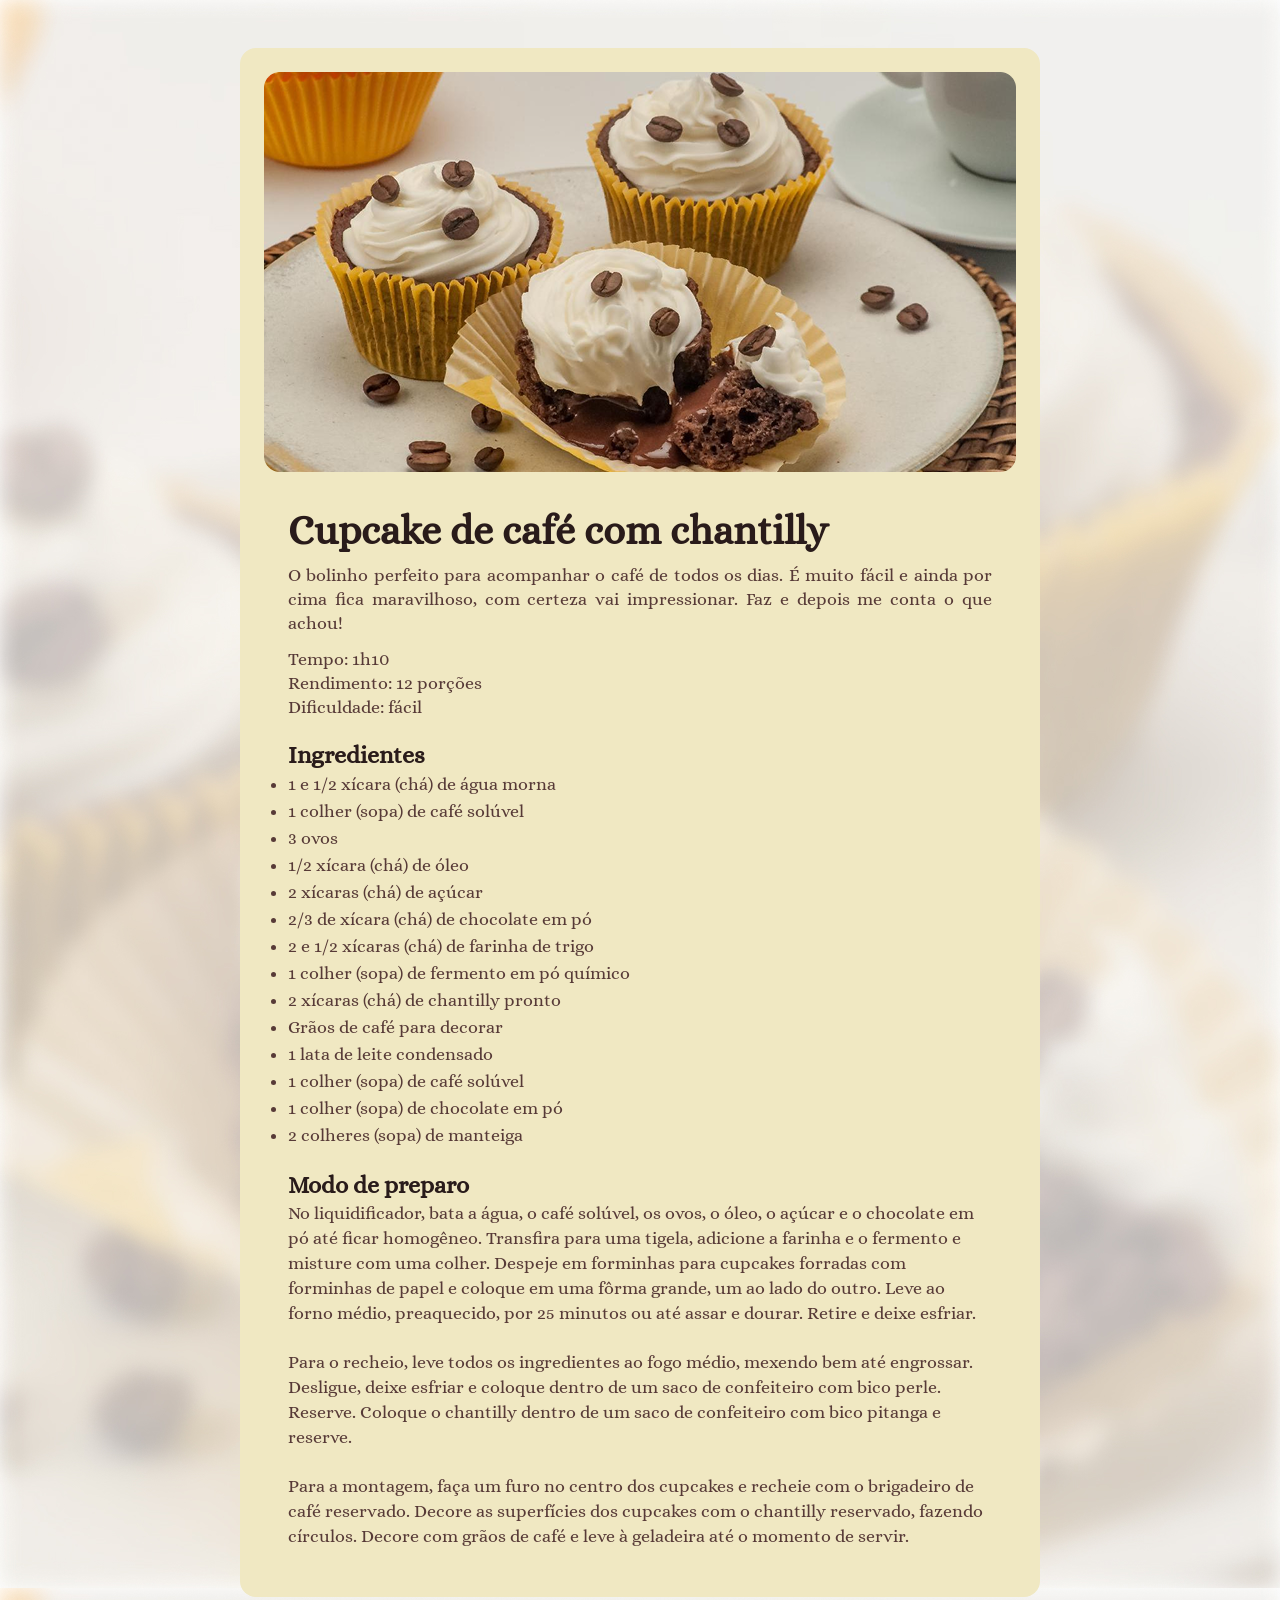
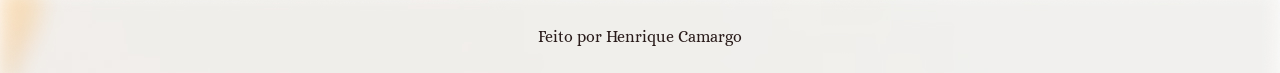
<file: RECEITA CUPCAKE/index.html>
<!DOCTYPE html>
<html lang="pt-BR">
<head>
    <meta charset="UTF-8">
    <meta name="viewport" content="width=device-width, initial-scale=1.0">
    <link rel="stylesheet" href="style.css">
    <title>Pagina de Receitas</title>
</head>
        <link rel="preconnect" href="https://fonts.googleapis.com">
        <link rel="preconnect" href="https://fonts.gstatic.com" crossorigin>
        <link href="https://fonts.googleapis.com/css2?family=Alice&display=swap" rel="stylesheet">

<body>
    <div id="page">
        <img src="assets/main-image.png" alt="Cupcake de café com chantilly">
        <main>
            <section id="about">
                <h1>Cupcake de café com chantilly</h1>
                <p>O bolinho perfeito para acompanhar o café de todos os dias. É muito fácil e ainda por cima fica maravilhoso, com certeza vai impressionar. Faz e depois me conta o que achou!</p>

                <p>
                    Tempo: 1h10 <br>
                    Rendimento: 12 porções <br>
                    Dificuldade: fácil
                </p>
            </section>
            <section id="ingredients">
                <h2>Ingredientes</h2>
                <ul>
                    <li>1 e 1/2 xícara (chá) de água morna</li>
                    <li>1 colher (sopa) de café solúvel</li>
                    <li>3 ovos</li>
                    <li>1/2 xícara (chá) de óleo</li>
                    <li>2 xícaras (chá) de açúcar</li>
                    <li>2/3 de xícara (chá) de chocolate em pó</li>
                    <li>2 e 1/2 xícaras (chá) de farinha de trigo</li>
                    <li>1 colher (sopa) de fermento em pó químico</li>
                    <li>2 xícaras (chá) de chantilly pronto</li>
                    <li>Grãos de café para decorar</li>
                    <li>1 lata de leite condensado</li>
                    <li>1 colher (sopa) de café solúvel</li>
                    <li>1 colher (sopa) de chocolate em pó</li>
                    <li>2 colheres (sopa) de manteiga</li>
                </ul>
            </section>
            <section id="preparation">
                <h2>Modo de preparo</h2>
                <p2>No liquidificador, bata a água, o café solúvel, os ovos, o óleo, o açúcar e o chocolate em pó até ficar homogêneo. Transfira para uma tigela, adicione a farinha e o fermento e misture com uma colher. Despeje em forminhas para cupcakes forradas com forminhas de papel e coloque em uma fôrma grande, um ao lado do outro. Leve ao forno médio, preaquecido, por 25 minutos ou até assar e dourar. Retire e deixe esfriar. </p2> <br><br>
                <p2>Para o recheio, leve todos os ingredientes ao fogo médio, mexendo bem até engrossar. Desligue, deixe esfriar e coloque dentro de um saco de confeiteiro com bico perle. Reserve. Coloque o chantilly dentro de um saco de confeiteiro com bico pitanga e reserve.</p2> <br><br>
                <p2>Para a montagem, faça um furo no centro dos cupcakes e recheie com o brigadeiro de café reservado. Decore as superfícies dos cupcakes com o chantilly reservado, fazendo círculos. Decore com grãos de café e leve à geladeira até o momento de servir.</p2>
            </section>
        </main>
    </div>
    <footer>
        Feito por Henrique Camargo
    </footer>
</body>
</html>
</file>
<file: FORMULARIO DE MATRICULA/styles/index.css>
@import url(global.css);
@import url(layout.css);
@import url(form.css);
</file>
<file: LOCAL TURISTICO/style.css>
* {
    margin: 0;
    padding: 0;
    box-sizing: border-box;
}

:root {
    font-family: 'Alice', serif;
    line-height: 150%;
}

body {
    padding: 24px;
    min-height: 100vh;
    background-image: url(bg.png);
    background-repeat: no-repeat;
    background-attachment: fixed;
    background-size: cover;
}

#page {
    backdrop-filter: blur(10px);
    max-width: 1200px;
    padding: 36px;
    background-position: center;
    background-color: rgba(188, 211, 247, 0.5);
    box-shadow: 10px 0px 30px rgba(0, 0, 0, 0.3);
    border-radius: 16px;
    margin: 48px auto;
}

a {
    display: inline-block;
    margin-top: 12px;
    color: #0b4f8a;
    font-weight: bold;
    text-decoration: none;
    transition: 0.3s
}

section + section {
    margin-top: 24px;
}

img {
    width: 100%;
    max-width: 700px;
    border-radius: 16px;
    display: block;
    margin: 24px auto;
}

main {
    padding: 24px;
}


h1{
    line-height: 140%;
    font-size: 60px;
}

h2 {
    line-height: 140%;
    font-size: 32px;
}

h3 {
    font-size: 26px;
    margin-top: 16px;
    padding: 12px;
}

p {
    font-size: 18px;
    color: #161616;
    text-align: justify;
}

hr{
    border: none;
    height: 2px;
    background-color: #000000;
    margin: 24px 0;
}

article {
    background-color: rgba(255, 255, 255, 0.08);
    padding: 24px;
    border-radius: 16px;
    margin-top: 32px;
    box-shadow: 2px 2px 10px rgba(0, 0, 0, 0.2);
}

section {
    backdrop-filter: blur(10px);
    transition: all 0.3s ease;
    background-color: rgba(200, 217, 250, 0.1);
    box-shadow: 2px 2px 10px rgba(0, 0, 0, 0.2);
    padding: 24px;
    border-radius: 16px;
}

section:hover {
    transform: translateY(-5px);
}

figcaption {
    text-align: center;
    font-style: italic;
    margin-top: 12px;
}

footer{
    width: 100%;
    text-align: center;
    padding: 24px 0;
    margin-top: 24px;
    color: #fde2e2;
    border-top: 1px solid rgba(255, 255, 255, 0.2);
}

footer p {
    text-align: center;
}
</file>
<file: LP PRODUTO/css/global.css>
@import url('https://fonts.googleapis.com/css2?family=Inter:wght@400;500;800&display=swap');

:root {
  /* Cores do produto (valores do guia de estilos do Figma) */
  --brand-gradient: linear-gradient(90deg, #FC4A1A 0%, #F7B733 100%);
  --brand-color-primary: #F7B733;
  --brand-color-secondary: #FC4A1A;

  /* Cores de base */
  --background-color: #09090B;
  --surface-color: #18181B;
  --stroke-color: #27272A;
  --text-color-secondary: #A1A1AA;
  --text-color-primary: #F4F4F5;

  /* Tipografia desktop */
  --font-family: 'Inter', sans-serif;
  --font-size-h1: 64px;
  --font-size-h2: 48px;
  --font-size-h3: 32px;
  --font-size-span: 14px;
  --font-size-paragraph: 16px;
}

*,
*::before,
*::after {
  margin: 0;
  padding: 0;
  box-sizing: border-box;
}

html {
  scroll-behavior: smooth;
}

body {
  font-family: var(--font-family);
  font-size: var(--font-size-paragraph);
  line-height: 160%;
  color: var(--text-color-primary);
  background-color: var(--background-color);
  -webkit-font-smoothing: antialiased;
}

h1,
h2,
h3 {
  font-weight: 800;
  line-height: 120%;
}

h1 {
  font-size: var(--font-size-h1);
}

h2 {
  font-size: var(--font-size-h2);
}

h3 {
  font-size: var(--font-size-h3);
}

img {
  display: block;
  max-width: 100%;
  height: auto;
}

a {
  color: inherit;
  text-decoration: none;
}

ul {
  list-style: none;
}
</file>
<file: LP PRODUTO/css/utility.css>
.container {
  width: 100%;
  max-width: 1280px;
  margin-inline: auto;
  padding-inline: 32px;
}

.text-secondary {
  color: var(--text-color-secondary);
}

/* Rótulo pequeno acima dos títulos */
.eyebrow {
  display: block;
  font-size: var(--font-size-span);
  font-weight: 500;
  line-height: 100%;
  text-transform: uppercase;
  letter-spacing: 0.04em;
  color: var(--brand-color-primary);
}

/* Botões: primário e secundário, com os estados do guia de componentes */
.btn {
  display: inline-flex;
  align-items: center;
  justify-content: center;
  padding: 12px 20px;
  border: 1px solid transparent;
  border-radius: 6px;
  font-size: var(--font-size-span);
  font-weight: 500;
  line-height: 100%;
  white-space: nowrap;
  transition: background 0.2s, border-color 0.2s, color 0.2s;
}

.btn-lg {
  padding: 16px 24px;
  font-size: var(--font-size-paragraph);
}

.btn-block {
  width: 100%;
}

.btn-primary {
  background: var(--text-color-primary);
  color: var(--background-color);
}

.btn-primary:hover,
.btn-primary:focus-visible {
  background: var(--brand-gradient);
}

.btn-secondary {
  border-color: var(--text-color-primary);
  color: var(--text-color-primary);
}

.btn-secondary:hover,
.btn-secondary:focus-visible {
  border-color: var(--brand-color-secondary);
  color: var(--brand-color-primary);
}

/* Link de menu: usado no cabeçalho e no rodapé */
.nav-link {
  font-size: var(--font-size-span);
  font-weight: 500;
  line-height: 100%;
  color: var(--text-color-primary);
  transition: color 0.2s;
}

.nav-link:hover,
.nav-link:focus-visible {
  color: var(--brand-color-secondary);
}

/* Esconde elementos visualmente mantendo a página acessível */
.sr-only {
  position: absolute;
  width: 1px;
  height: 1px;
  overflow: hidden;
  clip: rect(0 0 0 0);
  white-space: nowrap;
}
</file>
<file: LP PRODUTO/css/index.css>
/* Composição geral da página */
main {
  overflow: hidden;
}

.section {
  padding-block: 120px;
}

.section-header {
  display: flex;
  flex-direction: column;
  align-items: center;
  gap: 16px;
  max-width: 760px;
  margin: 0 auto 64px;
  text-align: center;
}
</file>
<file: LP PRODUTO/css/header.css>
.header {
  position: absolute;
  top: 0;
  left: 0;
  right: 0;
  z-index: 10;
}

.header-content {
  display: flex;
  align-items: center;
  justify-content: space-between;
  height: 88px;
}

/* Logotipo em texto: o arquivo original da marca não foi exportado */
.logo {
  font-size: 24px;
  font-weight: 800;
  line-height: 100%;
  letter-spacing: -0.02em;
  color: var(--text-color-primary);
}

.nav {
  display: flex;
  align-items: center;
  gap: 32px;
}

.nav-list {
  display: flex;
  gap: 32px;
}
</file>
<file: LP PRODUTO/css/sections.css>
/* Hero */
.hero {
  position: relative;
  padding: 200px 0 300px;
  text-align: center;
  overflow: hidden;
}

/* Brilho laranja e amarelo acima do horizonte */
.hero::before {
  content: "";
  position: absolute;
  left: 50%;
  bottom: 0;
  width: 1800px;
  height: 600px;
  transform: translateX(-50%);
  background: radial-gradient(50% 60% at 50% 100%, rgba(247, 183, 51, 0.55) 0%, rgba(252, 74, 26, 0.35) 45%, rgba(252, 74, 26, 0) 100%);
  pointer-events: none;
}

/* Horizonte curvo que leva para a próxima seção */
.hero::after {
  content: "";
  position: absolute;
  left: 50%;
  top: calc(100% - 200px);
  width: 2400px;
  height: 1200px;
  transform: translateX(-50%);
  border-radius: 50%;
  background: var(--surface-color);
  box-shadow: 0 -2px 16px rgba(247, 183, 51, 0.7), 0 -16px 80px rgba(252, 74, 26, 0.5);
}

.hero-content {
  position: relative;
  z-index: 1;
  display: flex;
  flex-direction: column;
  align-items: center;
}

.hero-wave {
  width: 460px;
  margin-bottom: 40px;
}

.hero-subtitle {
  margin-top: 16px;
  font-size: var(--font-size-h3);
  line-height: 120%;
  color: var(--text-color-secondary);
}

.hero-actions {
  display: flex;
  gap: 24px;
  margin-top: 48px;
}

/* Conheça o app */
.app {
  padding-top: 64px;
  background: var(--surface-color);
}

.app-content {
  display: grid;
  grid-template-columns: 1fr 1fr;
  align-items: center;
  gap: 64px;
}

.app-text h2 {
  margin: 16px 0 24px;
}

/* Sombra que acompanha o contorno dos PNGs transparentes */
.app-mockup,
.feature-phone,
.download-image {
  filter: drop-shadow(0 24px 48px rgba(0, 0, 0, 0.6));
}

.app-mockup {
  width: 100%;
  max-width: 560px;
  justify-self: end;
}

/* Funcionalidades */
.features-grid {
  display: grid;
  grid-template-columns: repeat(4, 1fr);
  gap: 32px;
}

.feature-card {
  position: relative;
  min-height: 400px;
  padding: 32px;
  border-radius: 16px;
  background: var(--surface-color);
  overflow: hidden;
}

.feature-game,
.feature-community,
.feature-lyrics {
  grid-column: span 2;
}

.feature-icon {
  width: 32px;
  height: 32px;
  margin-bottom: 24px;
}

.feature-card h3 {
  margin-bottom: 16px;
}

.feature-text {
  max-width: 256px;
}

.feature-phone {
  position: absolute;
  width: 244px;
}

.feature-game .feature-phone {
  right: 32px;
  bottom: 32px;
}

.feature-community .feature-phone {
  left: 32px;
  bottom: 32px;
}

.feature-community .feature-text {
  margin-left: auto;
  max-width: calc(100% - 276px);
}

.feature-lyrics .feature-phone {
  top: 32px;
  right: 32px;
}

/* Planos e preços */
.pricing-grid {
  display: grid;
  grid-template-columns: repeat(3, 1fr);
  align-items: center;
  gap: 32px;
}

.plan-card {
  position: relative;
  padding: 32px;
  border: 1px solid var(--stroke-color);
  border-radius: 16px;
  background: var(--surface-color);
}

.plan-featured {
  padding-block: 72px 64px;
  border-color: transparent;
  background:
    linear-gradient(var(--background-color), var(--background-color)) padding-box,
    linear-gradient(180deg, #FC4A1A 0%, #F7B733 100%) border-box;
}

.plan-badge {
  position: absolute;
  top: -1px;
  left: -1px;
  padding: 10px 24px;
  border-radius: 16px 0 16px 0;
  background: var(--brand-gradient);
  color: var(--background-color);
  font-size: 12px;
  font-weight: 800;
  line-height: 100%;
  text-transform: uppercase;
  letter-spacing: 0.04em;
}

.plan-card .plan-name {
  font-size: var(--font-size-paragraph);
}

.plan-description {
  margin-top: 8px;
  font-size: var(--font-size-span);
  color: var(--text-color-secondary);
}

.plan-price {
  margin: 32px 0 24px;
  font-size: var(--font-size-h3);
  font-weight: 800;
  line-height: 120%;
}

.plan-period {
  font-size: var(--font-size-span);
  font-weight: 400;
  color: var(--text-color-secondary);
}

.plan-list {
  display: flex;
  flex-direction: column;
  gap: 16px;
  margin-top: 32px;
  padding-top: 32px;
  border-top: 1px solid var(--stroke-color);
}

.plan-list li {
  display: flex;
  gap: 12px;
  font-size: var(--font-size-span);
  color: var(--text-color-secondary);
}

.plan-list li::before {
  content: "";
  flex-shrink: 0;
  width: 20px;
  height: 20px;
  background: url("../assets/Check.svg") center / contain no-repeat;
}

.plan-note {
  margin-top: 24px;
  font-size: var(--font-size-span);
  color: var(--text-color-secondary);
}

/* Download */
.download {
  padding-top: 200px;
}

.download-card {
  position: relative;
  display: flex;
  align-items: center;
  min-height: 540px;
  padding: 80px;
  border-radius: 24px;
  background: var(--surface-color);
}

.download-text {
  max-width: 630px;
}

.download-text h2 {
  margin: 16px 0 24px;
}

.store-buttons {
  display: flex;
  flex-wrap: wrap;
  gap: 16px;
  margin-top: 40px;
}

.store-button {
  display: inline-flex;
  align-items: center;
  gap: 8px;
  padding: 8px 16px 8px 12px;
  border: 1px solid var(--text-color-secondary);
  border-radius: 8px;
  background: #000000;
  font-size: 18px;
  font-weight: 500;
  line-height: 110%;
  transition: border-color 0.2s;
}

.store-button small {
  display: block;
  font-size: 10px;
  font-weight: 400;
}

.store-button:hover,
.store-button:focus-visible {
  border-color: var(--brand-color-secondary);
}

.download-image {
  position: absolute;
  right: 80px;
  bottom: 0;
  height: 660px;
  width: auto;
  max-width: none;
  /* Corta a sombra que passaria da borda de baixo do card */
  clip-path: inset(-100px -100px 0 -100px);
}

/* Rodapé */
.footer {
  padding: 64px 0 48px;
}

.footer-top {
  display: grid;
  grid-template-columns: 417fr 287fr 287fr 225fr;
  gap: 24px;
}

.footer-column ul {
  display: flex;
  flex-direction: column;
  gap: 28px;
  margin-top: 24px;
  font-size: var(--font-size-span);
  font-weight: 500;
  line-height: 100%;
}

.footer-bottom {
  display: flex;
  align-items: center;
  justify-content: space-between;
  gap: 24px;
  margin-top: 96px;
}

.social-list {
  display: flex;
  gap: 24px;
}

/* Ícones sociais inline para trocar a cor no hover */
.social-link {
  display: block;
  width: 24px;
  height: 24px;
  fill: var(--text-color-secondary);
  transition: fill 0.2s;
}

.social-link svg {
  display: block;
}

.social-link:hover,
.social-link:focus-visible {
  fill: url(#brand-gradient);
}

.copyright {
  font-size: var(--font-size-span);
  color: var(--text-color-secondary);
}
</file>
<file: LP PRODUTO/css/responsive.css>
/* Tablet */
@media (max-width: 1024px) {
  .section {
    padding-block: 96px;
  }

  .features-grid {
    grid-template-columns: repeat(2, 1fr);
    grid-auto-flow: dense;
  }

  .app-content {
    gap: 40px;
  }

  .pricing-grid {
    gap: 16px;
  }

  .plan-card {
    padding-inline: 24px;
  }

  .download-card {
    padding: 64px 48px;
  }

  .download-text {
    max-width: 50%;
  }

  .download-image {
    right: 24px;
    height: 560px;
  }

  .footer-top {
    grid-template-columns: repeat(3, 1fr);
    row-gap: 48px;
  }

  .footer-top .logo {
    grid-column: 1 / -1;
  }
}

/* Tablet em retrato */
@media (max-width: 900px) {
  .app-content {
    grid-template-columns: 1fr;
  }

  .app-mockup {
    justify-self: center;
  }

  .pricing-grid {
    grid-template-columns: 1fr;
    max-width: 480px;
    margin-inline: auto;
    gap: 32px;
  }

  .download-card {
    flex-direction: column;
    align-items: flex-start;
    padding: 56px 40px 0;
  }

  .download-text {
    max-width: none;
  }

  .download-image {
    position: static;
    align-self: center;
    height: auto;
    width: 100%;
    max-width: 360px;
    margin-top: 40px;
  }
}

/* Celular */
@media (max-width: 768px) {
  :root {
    --font-size-h1: 40px;
    --font-size-h2: 24px;
    --font-size-h3: 20px;
  }

  .container {
    padding-inline: 16px;
  }

  .section {
    padding-block: 80px;
  }

  .header-content {
    height: 72px;
  }

  .nav-list {
    display: none;
  }

  .hero {
    padding: 144px 0 220px;
  }

  .hero::after {
    top: calc(100% - 120px);
    width: 1400px;
    height: 700px;
  }

  .hero::before {
    bottom: 60px;
    width: 1000px;
    height: 320px;
  }

  .hero-wave {
    width: 280px;
    margin-bottom: 32px;
  }

  .hero-actions {
    margin-top: 32px;
    gap: 16px;
  }

  .features-grid {
    grid-template-columns: 1fr;
    gap: 16px;
  }

  .feature-game,
  .feature-community,
  .feature-lyrics {
    grid-column: auto;
  }

  .feature-card {
    min-height: 0;
    padding: 24px;
  }

  /* No celular o aparelho fica abaixo do texto e é cortado pela borda do card */
  .feature-community {
    display: flex;
    flex-direction: column-reverse;
  }

  .feature-phone,
  .feature-game .feature-phone,
  .feature-community .feature-phone,
  .feature-lyrics .feature-phone {
    position: static;
    width: 220px;
    margin: 32px auto -180px;
  }

  .feature-text,
  .feature-community .feature-text {
    max-width: none;
    margin-left: 0;
  }

  .section-header {
    margin-bottom: 40px;
  }

  .download {
    padding-top: 80px;
  }

  .download-card {
    padding: 40px 24px 0;
  }

  .download-text h2 {
    margin: 12px 0 16px;
  }

  .footer-top {
    grid-template-columns: repeat(2, 1fr);
  }

  .footer-bottom {
    flex-direction: column-reverse;
    align-items: flex-start;
    margin-top: 64px;
  }
}

/* Celular pequeno */
@media (max-width: 400px) {
  .footer-top {
    grid-template-columns: 1fr;
  }
}
</file>
<file: LP-PATINS/styles/index.css>
@import url(header.css);
@import url(global.css);
@import url(hero.css);
@import url(banner.css);
@import url(gallery.css);
@import url(footer.css);
</file>
<file: PORTAL-DE-NOTICIA/styles/index.css>
@import url(global.css);
@import url(utility.css);
@import url(header.css);
@import url(sections.css);
@import url(responsive.css);
</file>
<file: PROJETO TRAVELGRAM/styles/index.css>
@import url(global.css);
@import url(nav.css);
@import url(header.css);
@import url(main.css);
@import url(footer.css);
</file>
<file: RECEITA CUPCAKE/style.css>
* {
    margin: 0;
    padding: 0;
}

:root {
    font-family: 'Alice', serif;
    line-height: 150%;
}

body {
    height: 100vh;
    background-image: url(assets/bg-image.jpg);
    background-size: cover;
}

#page {
    box-sizing: border-box;
    width: 800px;
    padding: 24px;
    background-color: #F0E8C2;
    border-radius: 16px;
    margin: 48px auto 28px;
}

section + section {
    margin-top: 24px;
}

#about p + p{
margin-top: 12px;
}

main {
    padding: 24px;
}

h1 {
    line-height: 140%;
    font-size: 40px;
}

h2 {
    font-size: 24px;
}

h1, h2, h3 {
    color: #291B1A;
    margin-bottom: 4px;
}

ul {
    margin-bottom: 4px;
    line-height: 150%;
}

p, p2, ul {
    font-size: 18px;
}

p, p2, ul {
    color: #573A37;
    text-align: justify;
}

footer {
    text-align: center;
    padding-bottom: 24px;
    color: #291B1A;
}
</file>
